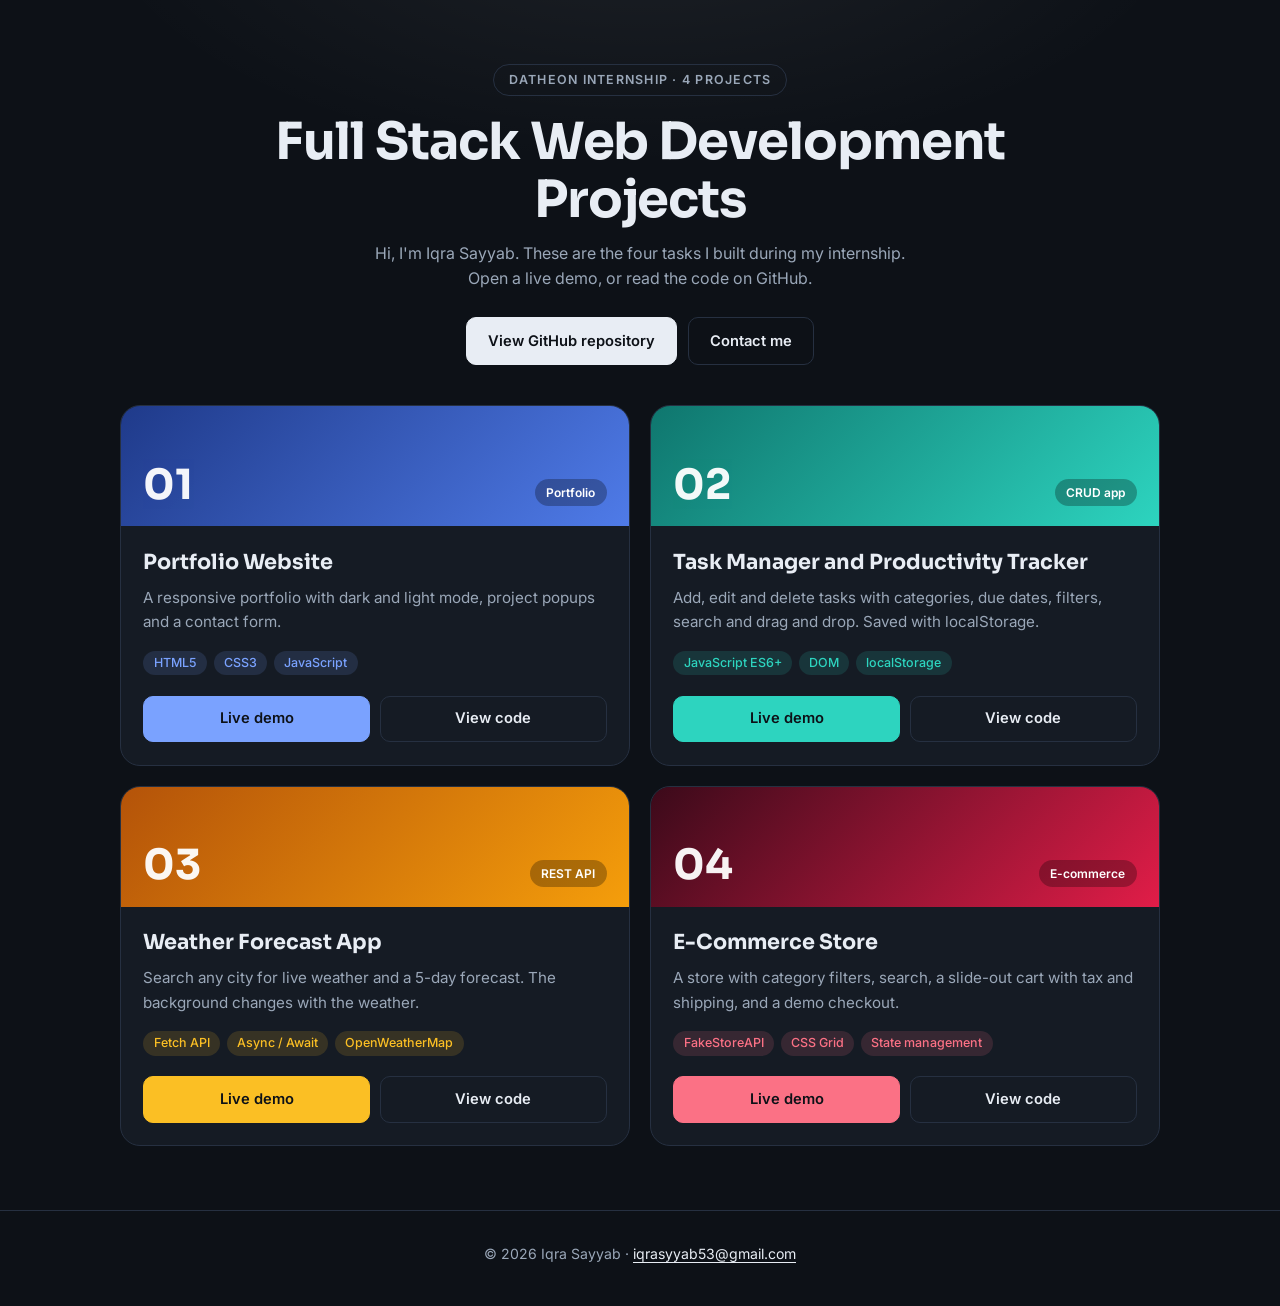
<file: index.html>
<!DOCTYPE html>
<html lang="en">
<head>
  <meta charset="UTF-8" />
  <meta name="viewport" content="width=device-width, initial-scale=1.0" />
  <title>Iqra Sayyab | Datheon Full Stack Internship Projects</title>
  <meta name="description" content="Four projects built during the Datheon Full Stack Web Development Internship: a portfolio, a task manager, a weather app and an e-commerce store." />
  <meta name="theme-color" content="#0d1117" />
  <link rel="icon" href="data:image/svg+xml,%3Csvg xmlns='http://www.w3.org/2000/svg' viewBox='0 0 64 64'%3E%3Crect width='64' height='64' rx='16' fill='%23111827'/%3E%3Ctext x='32' y='43' font-family='Arial,sans-serif' font-size='28' font-weight='700' text-anchor='middle' fill='white'%3EIS%3C/text%3E%3C/svg%3E" />
  <link rel="preconnect" href="https://fonts.googleapis.com" />
  <link rel="preconnect" href="https://fonts.gstatic.com" crossorigin />
  <link href="https://fonts.googleapis.com/css2?family=Inter:wght@400;500;600&family=Sora:wght@600;700&display=swap" rel="stylesheet" />
  <style>
    :root { --bg: #0d1117; --surface: #151b24; --border: #263041; --text: #e8edf4; --muted: #9aa7b8; --font-body: "Inter", system-ui, -apple-system, "Segoe UI", sans-serif; --font-head: "Sora", "Inter", system-ui, sans-serif; }
    *, *::before, *::after { box-sizing: border-box; }
    body { margin: 0; font-family: var(--font-body); color: var(--text); line-height: 1.6; background: radial-gradient(50rem 24rem at 50% -8%, rgba(255, 255, 255, .07), transparent 70%) no-repeat, var(--bg); }
    h1, h2, h3, p, ul { margin: 0; padding: 0; list-style: none; }
    a { color: inherit; text-decoration: none; }
    :focus-visible { outline: 3px solid #fff; outline-offset: 3px; border-radius: 8px; }
    .wrap { width: min(100% - 2.5rem, 1040px); margin-inline: auto; }

    header { padding: 4rem 0 2.5rem; text-align: center; }
    .eyebrow { display: inline-block; padding: .3rem .9rem; font-size: .78rem; font-weight: 600; letter-spacing: .1em; text-transform: uppercase; color: var(--muted); border: 1px solid var(--border); border-radius: 999px; }
    h1 { margin: 1.1rem auto .8rem; max-width: 20ch; font-family: var(--font-head); font-size: clamp(2rem, 5.5vw, 3.2rem); line-height: 1.12; letter-spacing: -.02em; }
    .lead { max-width: 56ch; margin: 0 auto; color: var(--muted); }
    .actions { display: flex; flex-wrap: wrap; justify-content: center; gap: .7rem; margin-top: 1.6rem; }
    .btn { display: inline-flex; align-items: center; justify-content: center; padding: .7rem 1.3rem; font-weight: 600; font-size: .92rem; border-radius: 10px; border: 1.5px solid var(--border); transition: transform .15s, border-color .2s, background-color .2s; }
    .btn:hover { transform: translateY(-1px); border-color: var(--text); }
    .btn-light { background: var(--text); color: var(--bg); border-color: var(--text); }

    .grid { display: grid; grid-template-columns: repeat(2, 1fr); gap: 1.25rem; padding-bottom: 4rem; }
    .card { display: flex; flex-direction: column; background: var(--surface); border: 1px solid var(--border); border-radius: 20px; overflow: hidden; transition: transform .25s, border-color .25s, box-shadow .25s; }
    .card:hover { transform: translateY(-4px); border-color: var(--accent); box-shadow: 0 18px 40px rgba(0, 0, 0, .35); }
    .banner { display: flex; align-items: flex-end; justify-content: space-between; padding: 1.25rem 1.4rem; min-height: 120px; color: #fff; background: var(--grad); }
    .banner b { font-family: var(--font-head); font-size: 2.6rem; line-height: 1; opacity: .95; }
    .banner span { padding: .25rem .7rem; font-size: .75rem; font-weight: 600; background: rgba(0, 0, 0, .28); border-radius: 999px; }
    .body { display: flex; flex-direction: column; flex: 1; gap: .7rem; padding: 1.4rem; }
    .body h2 { font-family: var(--font-head); font-size: 1.3rem; line-height: 1.25; }
    .body p { color: var(--muted); font-size: .95rem; }
    .tags { display: flex; flex-wrap: wrap; gap: .4rem; margin-top: auto; padding-top: .3rem; }
    .tags li { padding: .15rem .65rem; font-size: .78rem; font-weight: 500; color: var(--accent); background: color-mix(in srgb, var(--accent) 14%, transparent); border-radius: 999px; }
    .links { display: flex; gap: .6rem; margin-top: .6rem; }
    .links .btn { flex: 1; padding: .65rem 1rem; }
    .links .live { background: var(--accent); border-color: var(--accent); color: #0d1117; }
    .links .live:hover { filter: brightness(1.1); }

    .t1 { --accent: #7aa2ff; --grad: linear-gradient(135deg, #1f3a8a, #4f7be8); }
    .t2 { --accent: #2dd4bf; --grad: linear-gradient(135deg, #0f766e, #2dd4bf); }
    .t3 { --accent: #fbbf24; --grad: linear-gradient(135deg, #b45309, #f59e0b); }
    .t4 { --accent: #fb7185; --grad: linear-gradient(135deg, #3b0a1a, #e11d48); }

    footer { padding: 2rem 0 2.5rem; border-top: 1px solid var(--border); text-align: center; font-size: .88rem; color: var(--muted); }
    footer a { color: var(--text); text-decoration: underline; text-underline-offset: 3px; }
    @media (max-width: 700px) { .grid { grid-template-columns: 1fr; } header { padding-top: 3rem; } }
    @media (prefers-reduced-motion: reduce) { *, *::before, *::after { transition: none !important; } }
  </style>
</head>
<body>
  <header class="wrap">
    <span class="eyebrow">Datheon internship · 4 projects</span>
    <h1>Full Stack Web Development Projects</h1>
    <p class="lead">Hi, I'm Iqra Sayyab. These are the four tasks I built during my internship. Open a live demo, or read the code on GitHub.</p>
    <div class="actions">
      <a class="btn btn-light" href="https://github.com/Iqra-23/Datheon_Full_Stack_Web_Development_Internship" target="_blank" rel="noopener noreferrer">View GitHub repository</a>
      <a class="btn" href="mailto:iqrasyyab53@gmail.com">Contact me</a>
    </div>
  </header>

  <main class="wrap">
    <ul class="grid">
      <li class="card t1">
        <div class="banner"><b>01</b><span>Portfolio</span></div>
        <div class="body">
          <h2>Portfolio Website</h2>
          <p>A responsive portfolio with dark and light mode, project popups and a contact form.</p>
          <ul class="tags"><li>HTML5</li><li>CSS3</li><li>JavaScript</li></ul>
          <div class="links">
            <a class="btn live" href="Task-1-Portfolio/">Live demo</a>
            <a class="btn" href="https://github.com/Iqra-23/Datheon_Full_Stack_Web_Development_Internship/tree/main/Task-1-Portfolio" target="_blank" rel="noopener noreferrer">View code</a>
          </div>
        </div>
      </li>
      <li class="card t2">
        <div class="banner"><b>02</b><span>CRUD app</span></div>
        <div class="body">
          <h2>Task Manager and Productivity Tracker</h2>
          <p>Add, edit and delete tasks with categories, due dates, filters, search and drag and drop. Saved with localStorage.</p>
          <ul class="tags"><li>JavaScript ES6+</li><li>DOM</li><li>localStorage</li></ul>
          <div class="links">
            <a class="btn live" href="Task-2-Task-Manager/">Live demo</a>
            <a class="btn" href="https://github.com/Iqra-23/Datheon_Full_Stack_Web_Development_Internship/tree/main/Task-2-Task-Manager" target="_blank" rel="noopener noreferrer">View code</a>
          </div>
        </div>
      </li>
      <li class="card t3">
        <div class="banner"><b>03</b><span>REST API</span></div>
        <div class="body">
          <h2>Weather Forecast App</h2>
          <p>Search any city for live weather and a 5-day forecast. The background changes with the weather.</p>
          <ul class="tags"><li>Fetch API</li><li>Async / Await</li><li>OpenWeatherMap</li></ul>
          <div class="links">
            <a class="btn live" href="Task-3-Weather-App/">Live demo</a>
            <a class="btn" href="https://github.com/Iqra-23/Datheon_Full_Stack_Web_Development_Internship/tree/main/Task-3-Weather-App" target="_blank" rel="noopener noreferrer">View code</a>
          </div>
        </div>
      </li>
      <li class="card t4">
        <div class="banner"><b>04</b><span>E-commerce</span></div>
        <div class="body">
          <h2>E-Commerce Store</h2>
          <p>A store with category filters, search, a slide-out cart with tax and shipping, and a demo checkout.</p>
          <ul class="tags"><li>FakeStoreAPI</li><li>CSS Grid</li><li>State management</li></ul>
          <div class="links">
            <a class="btn live" href="Task-4-Ecommerce-Store/">Live demo</a>
            <a class="btn" href="https://github.com/Iqra-23/Datheon_Full_Stack_Web_Development_Internship/tree/main/Task-4-Ecommerce-Store" target="_blank" rel="noopener noreferrer">View code</a>
          </div>
        </div>
      </li>
    </ul>
  </main>

  <footer>
    <div class="wrap">&copy; <span id="year"></span> Iqra Sayyab · <a href="mailto:iqrasyyab53@gmail.com">iqrasyyab53@gmail.com</a></div>
  </footer>
  <script>document.getElementById("year").textContent = new Date().getFullYear();</script>
</body>
</html>
</file>
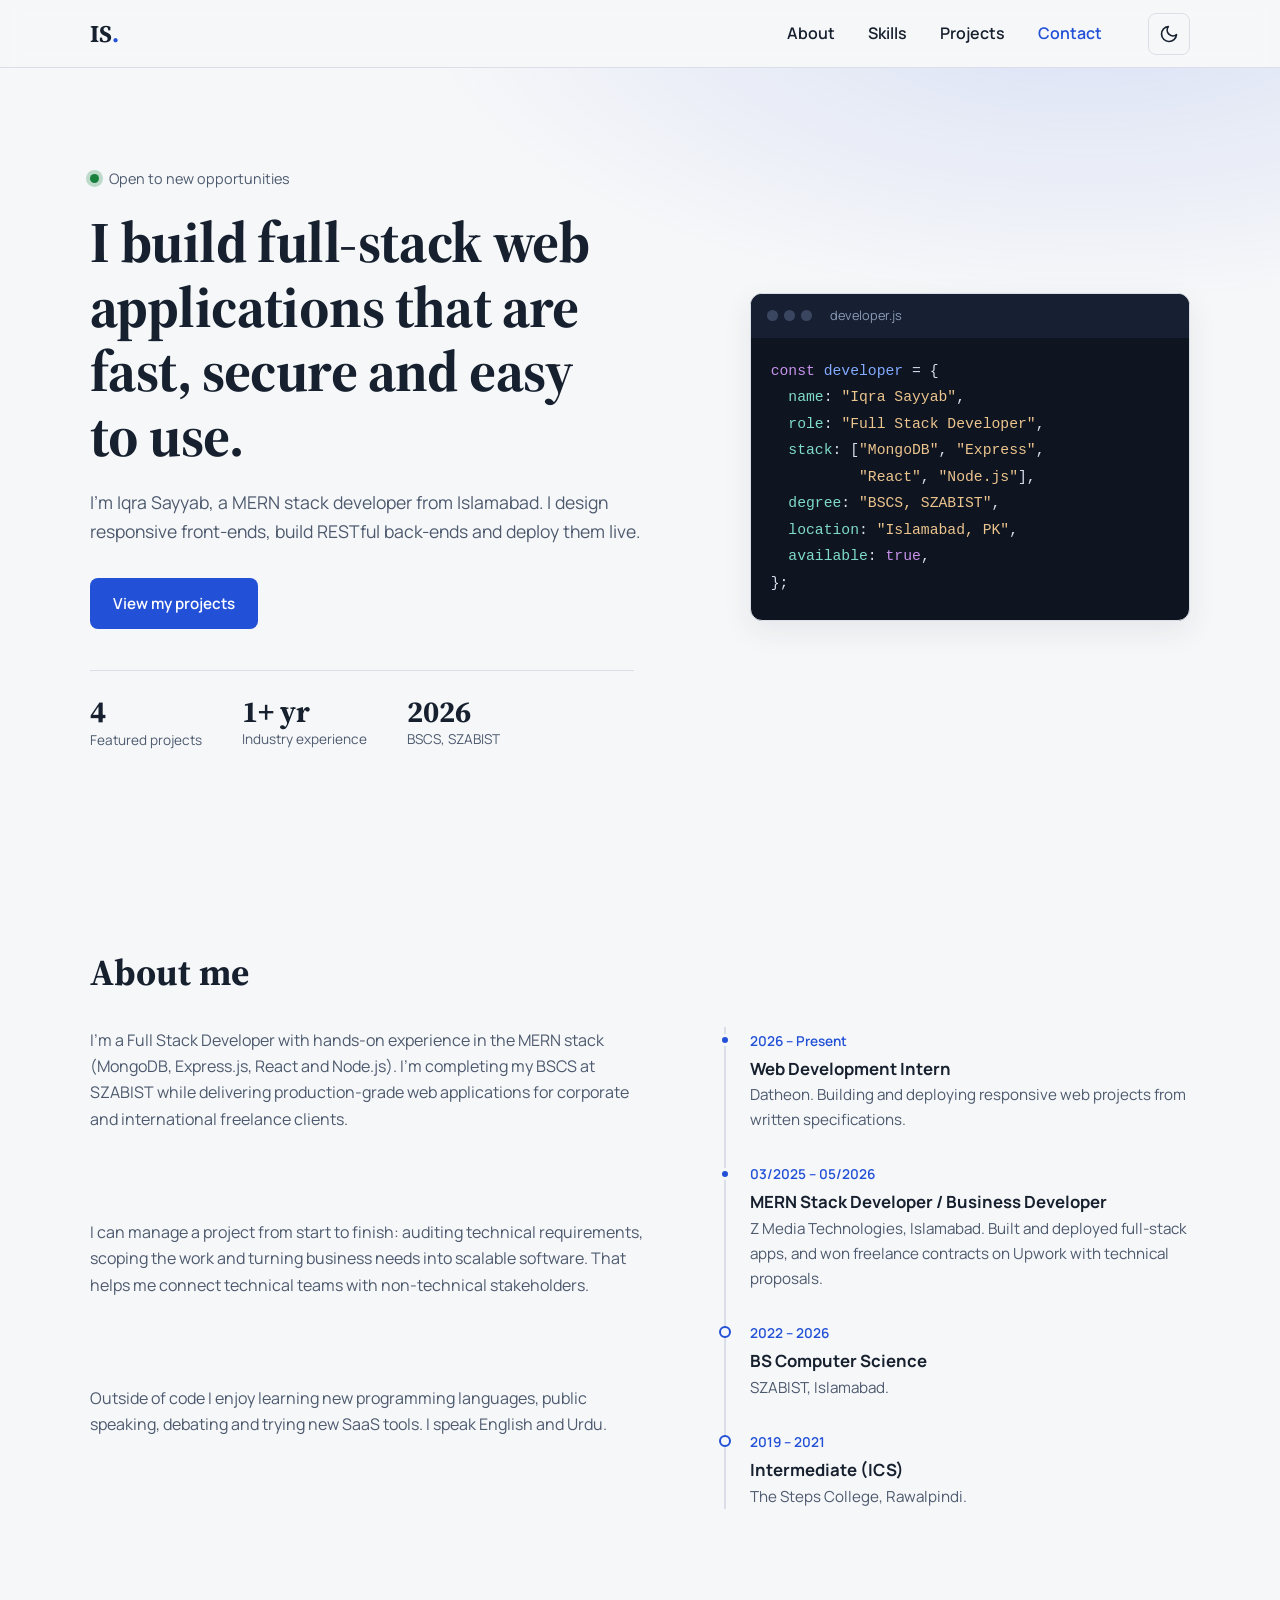
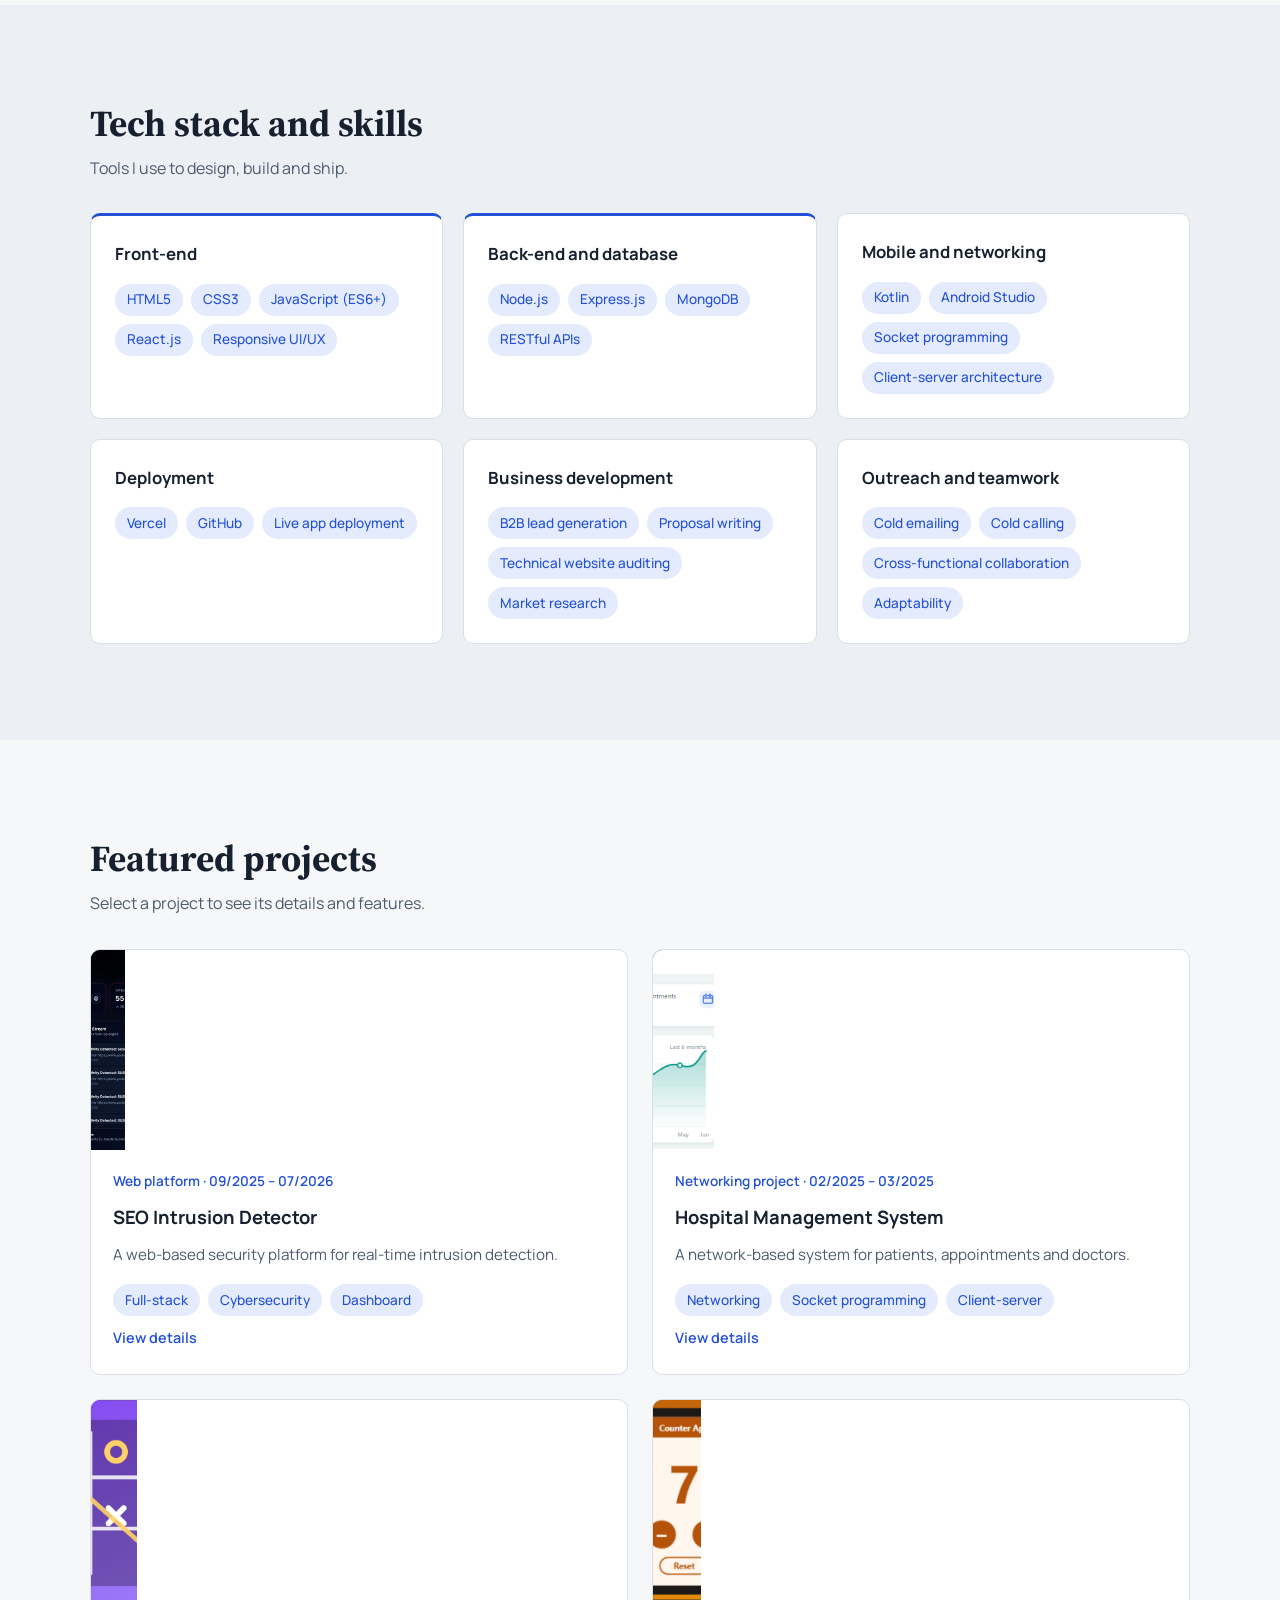
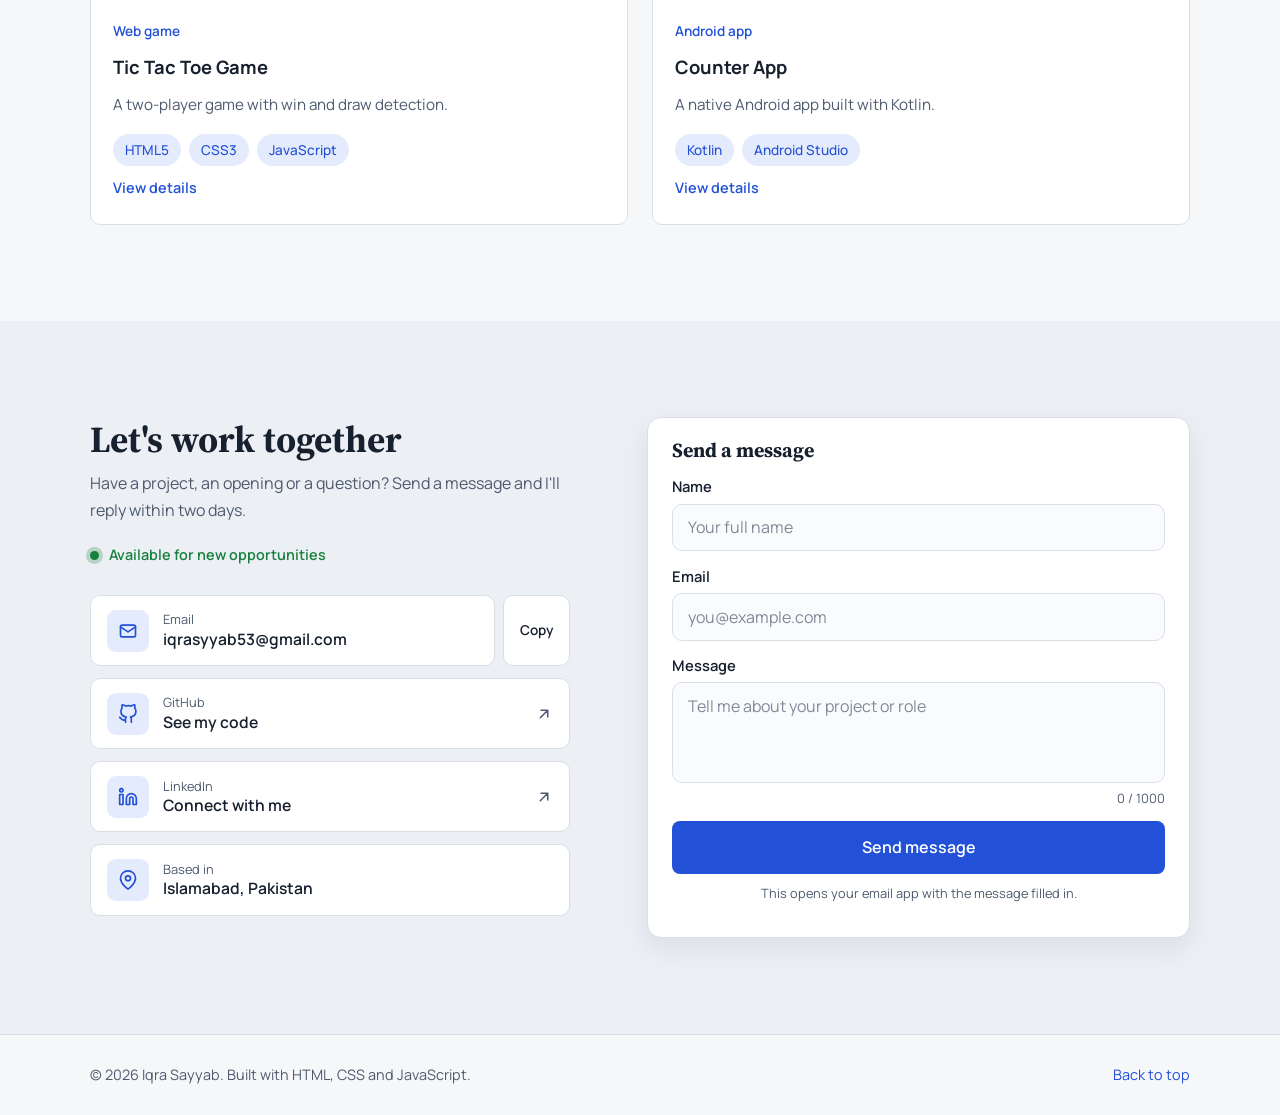
<file: Task-1-Portfolio/index.html>
<!DOCTYPE html>
<html lang="en">
<head>
  <meta charset="UTF-8" />
  <meta name="viewport" content="width=device-width, initial-scale=1.0" />
  <title>Iqra Sayyab | Full Stack Developer (MERN)</title>
  <meta name="description" content="Iqra Sayyab is a MERN stack developer from Islamabad who builds fast, secure, production-ready web applications." />
  <meta name="theme-color" content="#2250d6" />
  <!-- Social preview: replace the URL after you deploy -->
  <meta property="og:type" content="website" />
  <meta property="og:title" content="Iqra Sayyab | Full Stack Developer" />
  <meta property="og:description" content="MERN stack developer building fast, secure, easy-to-use web applications." />
  <meta property="og:url" content="https://YOUR-USERNAME.github.io/portfolio/" />
  <link rel="icon" href="data:image/svg+xml,%3Csvg xmlns='http://www.w3.org/2000/svg' viewBox='0 0 64 64'%3E%3Crect width='64' height='64' rx='14' fill='%232250d6'/%3E%3Ctext x='32' y='43' font-family='Georgia,serif' font-size='30' font-weight='700' text-anchor='middle' fill='white'%3EIS%3C/text%3E%3C/svg%3E" />
  <script type="application/ld+json">
  {"@context":"https://schema.org","@type":"Person","name":"Iqra Sayyab","jobTitle":"Full Stack Developer","email":"mailto:iqrasyyab53@gmail.com","address":{"@type":"PostalAddress","addressLocality":"Islamabad","addressCountry":"PK"},"alumniOf":"SZABIST"}
  </script>

  <script>
    (function () {
      try {
        var saved = localStorage.getItem("theme");
        var prefersDark = window.matchMedia("(prefers-color-scheme: dark)").matches;
        document.documentElement.setAttribute("data-theme", saved || (prefersDark ? "dark" : "light"));
      } catch (e) { document.documentElement.setAttribute("data-theme", "light"); }
    })();
  </script>

  <link rel="preconnect" href="https://fonts.googleapis.com" />
  <link rel="preconnect" href="https://fonts.gstatic.com" crossorigin />
  <link href="https://fonts.googleapis.com/css2?family=Manrope:wght@400;500;600;700&family=Source+Serif+4:opsz,wght@8..60,500;8..60,600;8..60,700&display=swap" rel="stylesheet" />
  <link rel="stylesheet" href="css/style.css" />
</head>
<body>
  <a class="skip-link" href="#main">Skip to content</a>
  <div class="progress" id="progress" aria-hidden="true"></div>

  <header class="site-header" id="top">
    <div class="container header-inner">
      <a href="#top" class="brand" aria-label="Go to top">IS<span class="brand-dot">.</span></a>

      <nav class="nav" id="nav" aria-label="Main navigation">
        <ul class="nav-list">
          <li><a href="#about" class="nav-link">About</a></li>
          <li><a href="#skills" class="nav-link">Skills</a></li>
          <li><a href="#projects" class="nav-link">Projects</a></li>
          <li><a href="#contact" class="nav-link">Contact</a></li>
        </ul>
      </nav>

      <div class="header-actions">
        <button class="icon-btn" id="themeToggle" type="button" aria-label="Switch to dark theme">
          <svg class="icon icon-moon" viewBox="0 0 24 24" aria-hidden="true"><path d="M21 12.8A9 9 0 1 1 11.2 3a7 7 0 0 0 9.8 9.8z"/></svg>
          <svg class="icon icon-sun" viewBox="0 0 24 24" aria-hidden="true"><circle cx="12" cy="12" r="4"/><path d="M12 2v2M12 20v2M4.9 4.9l1.4 1.4M17.7 17.7l1.4 1.4M2 12h2M20 12h2M4.9 19.1l1.4-1.4M17.7 6.3l1.4-1.4"/></svg>
        </button>
        <button class="icon-btn menu-btn" id="menuToggle" type="button" aria-label="Open menu" aria-expanded="false" aria-controls="nav">
          <span class="bar"></span><span class="bar"></span><span class="bar"></span>
        </button>
      </div>
    </div>
  </header>

  <main id="main">
    <!-- HERO -->
    <section class="hero" aria-labelledby="hero-title">
      <div class="container hero-grid">
        <div class="hero-copy">
          <p class="hero-status"><span class="status-dot" aria-hidden="true"></span> Open to new opportunities</p>
          <h1 id="hero-title">I build full-stack web applications that are fast, secure and easy to use.</h1>
          <p class="hero-lead">
            I'm Iqra Sayyab, a MERN stack developer from Islamabad. I design
            responsive front-ends, build RESTful back-ends and deploy them live.
          </p>
          <div class="hero-cta">
            <a href="#projects" class="btn btn-primary">View my projects</a>
          
          </div>
          <dl class="stats">
            <div><dt>Featured projects</dt><dd>4</dd></div>
            <div><dt>Industry experience</dt><dd>1+ yr</dd></div>
            <div><dt>BSCS, SZABIST</dt><dd>2026</dd></div>
          </dl>
        </div>

        <div class="code-card" aria-hidden="true">
          <div class="code-card-bar">
            <span></span><span></span><span></span>
            <small>developer.js</small>
          </div>
<pre><code><span class="c-k">const</span> <span class="c-v">developer</span> = {
  <span class="c-p">name</span>: <span class="c-s">"Iqra Sayyab"</span>,
  <span class="c-p">role</span>: <span class="c-s">"Full Stack Developer"</span>,
  <span class="c-p">stack</span>: [<span class="c-s">"MongoDB"</span>, <span class="c-s">"Express"</span>,
          <span class="c-s">"React"</span>, <span class="c-s">"Node.js"</span>],
  <span class="c-p">degree</span>: <span class="c-s">"BSCS, SZABIST"</span>,
  <span class="c-p">location</span>: <span class="c-s">"Islamabad, PK"</span>,
  <span class="c-p">available</span>: <span class="c-k">true</span>,
};</code></pre>
        </div>
      </div>
    </section>

    <!-- ABOUT -->
    <section class="section" id="about" aria-labelledby="about-title">
      <div class="container">
        <h2 class="section-title" id="about-title">About me</h2>
        <div class="about-grid">
          <div class="about-text">
            <p>
              I'm a Full Stack Developer with hands-on experience in the MERN stack
              (MongoDB, Express.js, React and Node.js). I'm completing my BSCS at
              SZABIST while delivering production-grade web applications for
              corporate and international freelance clients.
            </p>
            <p>
              I can manage a project from start to finish: auditing technical
              requirements, scoping the work and turning business needs into
              scalable software. That helps me connect technical teams with
              non-technical stakeholders.
            </p>
            <p>
              Outside of code I enjoy learning new programming languages, public
              speaking, debating and trying new SaaS tools. I speak English and Urdu.
            </p>
          </div>

          <ol class="timeline" aria-label="Experience and education">
            <li class="timeline-item">
              <span class="timeline-date">2026 – Present</span>
              <h3>Web Development Intern</h3>
              <p>Datheon. Building and deploying responsive web projects from written specifications.</p>
            </li>
            <li class="timeline-item">
              <span class="timeline-date">03/2025 – 05/2026</span>
              <h3>MERN Stack Developer / Business Developer</h3>
              <p>Z Media Technologies, Islamabad. Built and deployed full-stack apps, and won freelance contracts on Upwork with technical proposals.</p>
            </li>
            <li class="timeline-item is-edu">
              <span class="timeline-date">2022 – 2026</span>
              <h3>BS Computer Science</h3>
              <p>SZABIST, Islamabad.</p>
            </li>
            <li class="timeline-item is-edu">
              <span class="timeline-date">2019 – 2021</span>
              <h3>Intermediate (ICS)</h3>
              <p>The Steps College, Rawalpindi.</p>
            </li>
          </ol>
        </div>
      </div>
    </section>

    <!-- SKILLS -->
    <section class="section section-alt" id="skills" aria-labelledby="skills-title">
      <div class="container">
        <h2 class="section-title" id="skills-title">Tech stack and skills</h2>
        <p class="section-sub">Tools I use to design, build and ship.</p>

        <div class="skills-grid">
          <article class="skill-card skill-main">
            <h3>Front-end</h3>
            <ul class="chips">
              <li>HTML5</li><li>CSS3</li><li>JavaScript (ES6+)</li><li>React.js</li><li>Responsive UI/UX</li>
            </ul>
          </article>
          <article class="skill-card skill-main">
            <h3>Back-end and database</h3>
            <ul class="chips">
              <li>Node.js</li><li>Express.js</li><li>MongoDB</li><li>RESTful APIs</li>
            </ul>
          </article>
          <article class="skill-card">
            <h3>Mobile and networking</h3>
            <ul class="chips">
              <li>Kotlin</li><li>Android Studio</li><li>Socket programming</li><li>Client-server architecture</li>
            </ul>
          </article>
          <article class="skill-card">
            <h3>Deployment</h3>
            <ul class="chips">
              <li>Vercel</li><li>GitHub</li><li>Live app deployment</li>
            </ul>
          </article>
          <article class="skill-card">
            <h3>Business development</h3>
            <ul class="chips">
              <li>B2B lead generation</li><li>Proposal writing</li><li>Technical website auditing</li><li>Market research</li>
            </ul>
          </article>
          <article class="skill-card">
            <h3>Outreach and teamwork</h3>
            <ul class="chips">
              <li>Cold emailing</li><li>Cold calling</li><li>Cross-functional collaboration</li><li>Adaptability</li>
            </ul>
          </article>
        </div>
      </div>
    </section>

    <!-- PROJECTS -->
    <section class="section" id="projects" aria-labelledby="projects-title">
      <div class="container">
        <h2 class="section-title" id="projects-title">Featured projects</h2>
        <p class="section-sub">Select a project to see its details and features.</p>
        <div class="projects-grid" id="projectsGrid"></div>
        <noscript><p class="section-sub">Please enable JavaScript to view the project list.</p></noscript>
      </div>
    </section>

    <!-- CONTACT -->
    <section class="section section-alt" id="contact" aria-labelledby="contact-title">
      <div class="container contact-grid">
        <div class="contact-intro">
          <h2 class="section-title" id="contact-title">Let's work together</h2>
          <p class="section-sub">
            Have a project, an opening or a question? Send a message and I'll
            reply within two days.
          </p>
          <p class="availability"><span class="status-dot" aria-hidden="true"></span> Available for new opportunities</p>

          <ul class="contact-list">
            <li class="contact-row">
              <a class="contact-card" href="mailto:iqrasyyab53@gmail.com">
                <span class="contact-icon"><svg class="icon" viewBox="0 0 24 24" aria-hidden="true"><rect x="3" y="5" width="18" height="14" rx="2"/><path d="m3 7 9 6 9-6"/></svg></span>
                <span class="contact-text"><small>Email</small><strong>iqrasyyab53@gmail.com</strong></span>
              </a>
              <button class="copy-btn" id="copyEmail" type="button" aria-label="Copy email address">Copy</button>
            </li>
            <li>
              <a class="contact-card" href="https://github.com/Iqra-23" target="_blank" rel="noopener noreferrer">
                <span class="contact-icon"><svg class="icon" viewBox="0 0 24 24" aria-hidden="true"><path d="M9 19c-5 1.5-5-2.5-7-3m14 6v-3.87a3.37 3.37 0 0 0-.94-2.61c3.14-.35 6.44-1.54 6.44-7A5.44 5.44 0 0 0 20 4.77 5.07 5.07 0 0 0 19.91 1S18.73.65 16 2.48a13.38 13.38 0 0 0-7 0C6.27.65 5.09 1 5.09 1A5.07 5.07 0 0 0 5 4.77a5.44 5.44 0 0 0-1.5 3.78c0 5.42 3.3 6.61 6.44 7A3.37 3.37 0 0 0 9 18.13V22"/></svg></span>
                <span class="contact-text"><small>GitHub</small><strong>See my code</strong></span>
                <svg class="icon contact-arrow" viewBox="0 0 24 24" aria-hidden="true"><path d="M7 17 17 7M8 7h9v9"/></svg>
              </a>
            </li>
            <li>
              <a class="contact-card" href="https://www.linkedin.com/in/iqra-sayyab-3b62b9363" target="_blank" rel="noopener noreferrer">
                <span class="contact-icon"><svg class="icon" viewBox="0 0 24 24" aria-hidden="true"><path d="M16 8a6 6 0 0 1 6 6v7h-4v-7a2 2 0 0 0-2-2 2 2 0 0 0-2 2v7h-4v-7a6 6 0 0 1 6-6zM2 9h4v12H2z"/><circle cx="4" cy="4" r="2"/></svg></span>
                <span class="contact-text"><small>LinkedIn</small><strong>Connect with me</strong></span>
                <svg class="icon contact-arrow" viewBox="0 0 24 24" aria-hidden="true"><path d="M7 17 17 7M8 7h9v9"/></svg>
              </a>
            </li>
            <li>
              <div class="contact-card is-static">
                <span class="contact-icon"><svg class="icon" viewBox="0 0 24 24" aria-hidden="true"><path d="M21 10c0 7-9 13-9 13S3 17 3 10a9 9 0 0 1 18 0z"/><circle cx="12" cy="10" r="3"/></svg></span>
                <span class="contact-text"><small>Based in</small><strong>Islamabad, Pakistan</strong></span>
              </div>
            </li>
          </ul>
        </div>

        <form class="contact-form" id="contactForm" novalidate>
          <h3 class="form-title">Send a message</h3>
          <div class="field">
            <label for="name">Name</label>
            <input type="text" id="name" name="name" autocomplete="name" placeholder="Your full name" required />
            <p class="error" id="nameError" role="alert"></p>
          </div>
          <div class="field">
            <label for="email">Email</label>
            <input type="email" id="email" name="email" autocomplete="email" placeholder="you@example.com" required />
            <p class="error" id="emailError" role="alert"></p>
          </div>
          <div class="field field-grow">
            <label for="message">Message</label>
            <textarea id="message" name="message" rows="3" maxlength="1000" placeholder="Tell me about your project or role" required></textarea>
            <div class="field-foot">
              <p class="error" id="messageError" role="alert"></p>
              <span class="counter" id="msgCount" aria-hidden="true">0 / 1000</span>
            </div>
          </div>
          <button type="submit" class="btn btn-primary btn-block">Send message</button>
          <p class="form-hint">This opens your email app with the message filled in.</p>
          <p class="form-note" id="formNote" aria-live="polite"></p>
        </form>
      </div>
    </section>
  </main>

  <footer class="site-footer">
    <div class="container footer-inner">
      <p>&copy; <span id="year"></span> Iqra Sayyab. Built with HTML, CSS and JavaScript.</p>
      <a href="#top">Back to top</a>
    </div>
  </footer>

  <!-- PROJECT MODAL -->
  <dialog class="modal" id="projectModal" aria-labelledby="modalTitle">
    <div class="modal-inner">
      <button class="modal-close" id="modalClose" type="button" aria-label="Close project details">&times;</button>
      <div class="modal-thumb" id="modalThumb" aria-hidden="true"></div>
      <p class="modal-meta" id="modalMeta"></p>
      <h3 id="modalTitle"></h3>
      <p id="modalDesc"></p>
      <h4>Key features</h4>
      <ul id="modalFeatures" class="modal-features"></ul>
      <ul id="modalTags" class="chips"></ul>
      <div class="modal-actions">
        <a id="modalLive" class="btn btn-primary" target="_blank" rel="noopener noreferrer">View live site</a>
        <a id="modalRepo" class="btn btn-ghost" target="_blank" rel="noopener noreferrer">Source code</a>
        <button class="btn btn-ghost" id="modalNext" type="button">Next project</button>
      </div>
    </div>
  </dialog>

  <script src="js/script.js"></script>
</body>
</html>
</file>
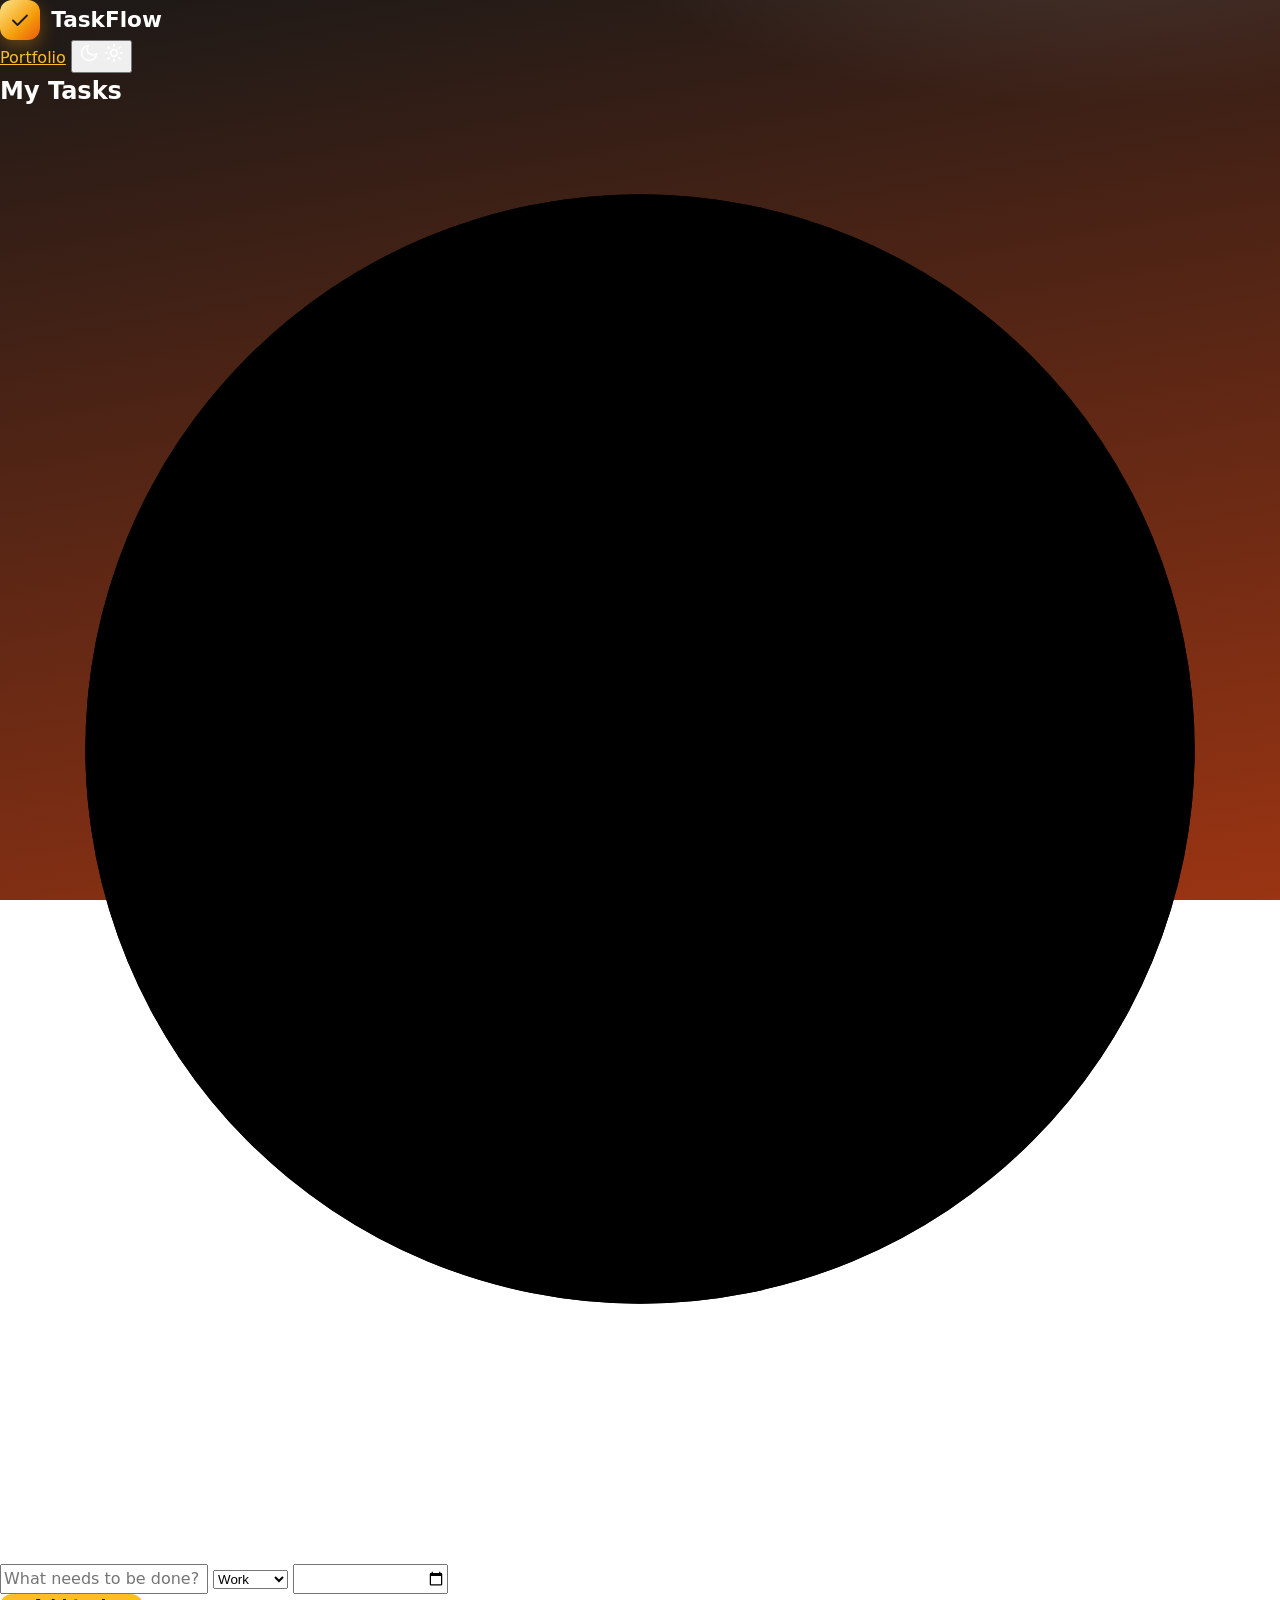
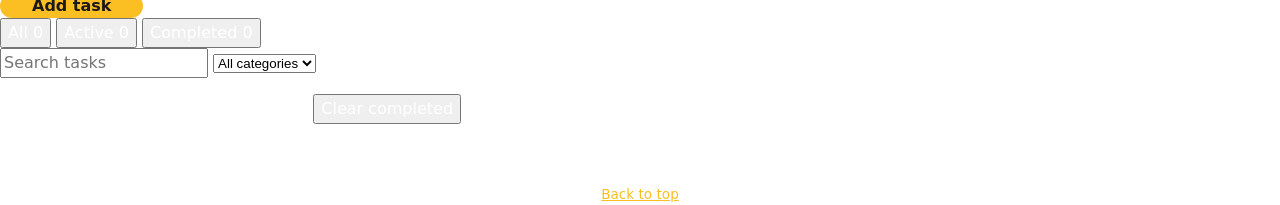
<file: Task-2-Task-Manager/index.html>
<!DOCTYPE html>
<html lang="en">
<head>
  <meta charset="UTF-8" />
  <meta name="viewport" content="width=device-width, initial-scale=1.0" />
  <title>Task Manager | Iqra Sayyab</title>
  <meta name="description" content="A task manager and productivity tracker with categories, due dates, filters, search and drag-and-drop. Data is saved in the browser with localStorage." />
  <link rel="icon" href="data:image/svg+xml,%3Csvg xmlns='http://www.w3.org/2000/svg' viewBox='0 0 64 64'%3E%3Crect width='64' height='64' rx='14' fill='%230f766e'/%3E%3Cpath d='M18 33l10 10 18-20' fill='none' stroke='white' stroke-width='7' stroke-linecap='round' stroke-linejoin='round'/%3E%3C/svg%3E" />
  <script>
    (function () {
      try {
        var saved = localStorage.getItem("theme");
        var dark = window.matchMedia("(prefers-color-scheme: dark)").matches;
        document.documentElement.setAttribute("data-theme", saved || (dark ? "dark" : "light"));
      } catch (e) { document.documentElement.setAttribute("data-theme", "light"); }
    })();
  </script>
  <link rel="preconnect" href="https://fonts.googleapis.com" />
  <link rel="preconnect" href="https://fonts.gstatic.com" crossorigin />
  <link href="https://fonts.googleapis.com/css2?family=Manrope:wght@400;500;600;700&family=Source+Serif+4:opsz,wght@8..60,600;8..60,700&display=swap" rel="stylesheet" />
  <link rel="stylesheet" href="css/style.css" />
</head>
<body>
  <header class="site-header" id="top">
    <div class="container header-inner">
      <a href="#top" class="brand" aria-label="TaskFlow home"><span class="brand-logo"><svg class="icon" viewBox="0 0 24 24" aria-hidden="true"><path d="M5 12.5l4.5 4.5L19 7.5"/></svg></span>TaskFlow</a>
      <div class="header-actions">
        <a class="header-link" href="../Task-1-Portfolio/index.html">Portfolio</a>
        <button class="icon-btn" id="themeToggle" type="button" aria-label="Switch to dark theme">
        <svg class="icon icon-moon" viewBox="0 0 24 24" aria-hidden="true"><path d="M21 12.8A9 9 0 1 1 11.2 3a7 7 0 0 0 9.8 9.8z"/></svg>
        <svg class="icon icon-sun" viewBox="0 0 24 24" aria-hidden="true"><circle cx="12" cy="12" r="4"/><path d="M12 2v2M12 20v2M4.9 4.9l1.4 1.4M17.7 17.7l1.4 1.4M2 12h2M20 12h2M4.9 19.1l1.4-1.4M17.7 6.3l1.4-1.4"/></svg>
      </button>
      </div>
    </div>
  </header>

  <main class="app">
    <section class="page-head">
      <p class="eyebrow" id="todayLabel"></p>
      <h1>My Tasks</h1>
    </section>

    <section class="card summary" aria-label="Summary">
      <div class="ring-wrap" role="progressbar" aria-label="Completed tasks" aria-valuemin="0" aria-valuemax="100" aria-valuenow="0" id="progressBar">
        <svg class="ring" viewBox="0 0 120 120" aria-hidden="true">
          <circle class="ring-bg" cx="60" cy="60" r="52"/>
          <circle class="ring-fill" id="progressFill" cx="60" cy="60" r="52"/>
        </svg>
        <div class="ring-text"><strong id="progressPct">0%</strong><span>done</span></div>
      </div>
      <div class="summary-info">
        <p class="summary-title" id="progressText">No tasks yet</p>
        <p class="summary-sub">Your progress across all tasks</p>
        <div class="stat-row">
          <div class="stat-item"><span>Total</span><strong id="statTotal">0</strong></div>
          <div class="stat-item"><span>Active</span><strong id="statActive">0</strong></div>
          <div class="stat-item"><span>Completed</span><strong id="statDone">0</strong></div>
          <div class="stat-item warn"><span>Overdue</span><strong id="statOverdue">0</strong></div>
        </div>
      </div>
    </section>

    <form class="card task-form" id="taskForm" novalidate>
      <input type="text" id="taskTitle" maxlength="120" placeholder="What needs to be done?" aria-label="Task title" autocomplete="off" />
      <select id="taskCategory" aria-label="Category">
        <option>Work</option><option>Personal</option><option>Study</option>
      </select>
      <input type="date" id="taskDue" aria-label="Due date" />
      <div class="form-btns">
        <button type="submit" class="btn btn-primary" id="submitBtn">Add task</button>
        <button type="button" class="btn btn-ghost" id="cancelEdit" hidden>Cancel</button>
      </div>
      <p class="form-error" id="formError" role="alert"></p>
    </form>

    <section class="toolbar" aria-label="Filters">
      <div class="tabs">
        <button class="tab" type="button" data-filter="all" aria-pressed="true">All <span id="countAll">0</span></button>
        <button class="tab" type="button" data-filter="active" aria-pressed="false">Active <span id="countActive">0</span></button>
        <button class="tab" type="button" data-filter="completed" aria-pressed="false">Completed <span id="countDone">0</span></button>
      </div>
      <input type="search" id="search" placeholder="Search tasks" aria-label="Search tasks" />
      <select id="categoryFilter" aria-label="Filter by category">
        <option value="all">All categories</option><option>Work</option><option>Personal</option><option>Study</option>
      </select>
    </section>

    <ul class="task-list" id="taskList" aria-live="polite"></ul>
    <p class="empty" id="emptyState" hidden></p>

    <footer class="list-foot">
      <span id="leftCount">0 tasks left</span>
      <span class="hint">Drag the handle to reorder</span>
      <button class="link-btn" id="clearCompleted" type="button">Clear completed</button>
    </footer>
  </main>

  <footer class="site-footer">
    <div class="container footer-inner">
      <p>&copy; <span id="year"></span> Iqra Sayyab. Task 2 of the Datheon Full Stack internship.</p>
      <a href="#top">Back to top</a>
    </div>
  </footer>

  <script src="js/script.js"></script>
</body>
</html>
</file>
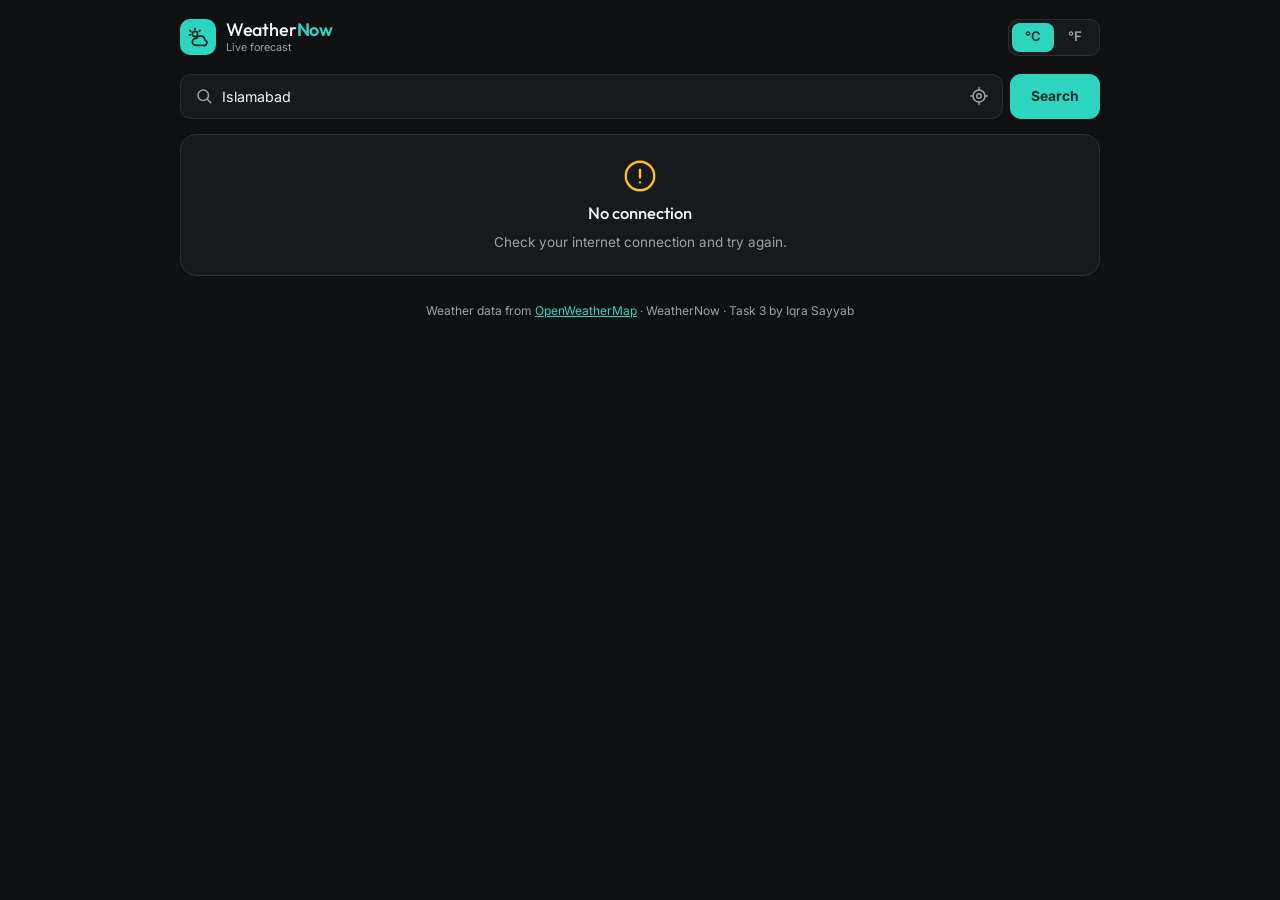
<file: Task-3-Weather-App/index.html>
<!DOCTYPE html>
<html lang="en">
<head>
  <meta charset="UTF-8" />
  <meta name="viewport" content="width=device-width, initial-scale=1.0" />
  <title>WeatherNow | Live Weather Forecast</title>
  <meta name="description" content="Search any city for live weather, humidity, wind, pressure and a 5-day forecast. Built with the Fetch API and OpenWeatherMap." />
  <meta name="theme-color" content="#1c1917" />
  <link rel="icon" href="data:image/svg+xml,%3Csvg xmlns='http://www.w3.org/2000/svg' viewBox='0 0 64 64'%3E%3Crect width='64' height='64' rx='16' fill='%23f59e0b'/%3E%3Ccircle cx='32' cy='32' r='11' fill='%231c1917'/%3E%3C/svg%3E" />
  <link rel="preconnect" href="https://fonts.googleapis.com" />
  <link rel="preconnect" href="https://fonts.gstatic.com" crossorigin />
  <link href="https://fonts.googleapis.com/css2?family=Inter:wght@400;500;600;700&family=Outfit:wght@300;500;600&display=swap" rel="stylesheet" />
  <link rel="stylesheet" href="css/style.css" />
</head>
<body data-sky="ember">
  <div class="page">
    <header class="topbar">
      <a class="brand" href="#" aria-label="WeatherNow home">
        <span class="brand-logo"><svg class="icon" viewBox="0 0 24 24" aria-hidden="true"><circle cx="8" cy="8" r="3"/><path d="M8 1.5V3M2.2 4l1.1 1.1M1.5 9H3M13.8 4l-1.1 1.1"/><path d="M17.5 21H9a4 4 0 1 1 .9-7.9A5 5 0 0 1 19.4 15 3 3 0 0 1 17.5 21z"/></svg></span>
        <span class="brand-text"><span class="brand-name">Weather<b>Now</b></span><small>Live forecast</small></span>
      </a>
      <div class="unit-toggle" role="group" aria-label="Temperature unit">
        <button type="button" data-unit="metric" aria-pressed="true">°C</button>
        <button type="button" data-unit="imperial" aria-pressed="false">°F</button>
      </div>
    </header>

    <form class="search" id="searchForm" role="search" novalidate>
      <div class="search-box glass">
        <svg class="icon" viewBox="0 0 24 24" aria-hidden="true"><circle cx="11" cy="11" r="7"/><path d="M21 21l-4.3-4.3"/></svg>
        <input type="search" id="cityInput" placeholder="Search city, e.g. Lahore or London" aria-label="City name" autocomplete="off" maxlength="60" />
        <button type="button" class="locate" id="locateBtn" aria-label="Use my location" title="Use my location">
          <svg class="icon" viewBox="0 0 24 24" aria-hidden="true"><circle cx="12" cy="12" r="3"/><circle cx="12" cy="12" r="8"/><path d="M12 1v3M12 20v3M1 12h3M20 12h3"/></svg>
        </button>
      </div>
      <button class="btn" type="submit">Search</button>
    </form>
    <p class="form-error" id="formError" role="alert"></p>
    <div class="recent" id="recent" hidden></div>

    <section class="status glass" id="status" aria-live="polite" hidden></section>

    <div id="weather" hidden>
      <div class="dashboard">
      <section class="current glass" aria-label="Current weather">
        <div class="current-main">
          <h1 class="place"><span id="cityName"></span><small id="countryName"></small></h1>
          <p class="local-time" id="localTime"></p>
          <div class="temp-row"><span class="temp" id="temp">--</span><span class="temp-unit" id="tempUnit">°C</span></div>
          <p class="cond" id="condition"></p>
          <p class="hilo" id="hiLo"></p>
        </div>
        <div class="current-icon" id="currentIcon"></div>
      </section>

      <section class="metrics" id="metrics" aria-label="Weather details"></section>
      </div>

      <section class="hourly" aria-labelledby="hourlyTitle">
        <h2 id="hourlyTitle">Next 24 hours</h2>
        <div class="hourly-list glass" id="hourlyList"></div>
      </section>

      <section class="forecast" aria-labelledby="forecastTitle">
        <h2 id="forecastTitle">5-day forecast</h2>
        <div class="forecast-list" id="forecastList"></div>
      </section>
    </div>

    <footer class="site-footer">Weather data from <a href="https://openweathermap.org" target="_blank" rel="noopener noreferrer">OpenWeatherMap</a> · WeatherNow · Task 3 by Iqra Sayyab</footer>
  </div>

  <script src="js/config.js"></script>
  <script src="js/script.js"></script>
</body>
</html>
</file>
<file: Task-1-Portfolio/css/style.css>
:root {
  --font-body: "Manrope", system-ui, -apple-system, "Segoe UI", sans-serif;
  --font-head: "Source Serif 4", Georgia, "Times New Roman", serif;

  --bg: #f6f7f9;
  --bg-alt: #eceff4;
  --surface: #ffffff;
  --text: #16202e;
  --text-muted: #4d5a6e;
  --border: #d9dee7;
  --accent: #2250d6;
  --accent-hover: #1a3fae;
  --accent-contrast: #ffffff;
  --accent-soft: #e4ebfc;
  --success: #17803d;
  --danger: #c0262d;
  --shadow: 0 10px 30px rgba(22, 32, 46, 0.08);

  --header-h: 68px;
  --radius: 10px;
  --maxw: 1100px;
}

[data-theme="dark"] {
  --bg: #0f1620;
  --bg-alt: #131c28;
  --surface: #182231;
  --text: #e8edf5;
  --text-muted: #a3b0c3;
  --border: #263347;
  --accent: #7ba2ff;
  --accent-hover: #a0bbff;
  --accent-contrast: #0b1220;
  --accent-soft: #1d2b46;
  --success: #4cc27a;
  --danger: #ff7b80;
  --shadow: 0 10px 30px rgba(0, 0, 0, 0.35);
}

*, *::before, *::after { box-sizing: border-box; }
html { scroll-behavior: smooth; scroll-padding-top: var(--header-h); -webkit-text-size-adjust: 100%; }
body {
  margin: 0; font-family: var(--font-body); font-size: 1rem; line-height: 1.65;
  color: var(--text); background: var(--bg);
  transition: background-color .25s ease, color .25s ease;
}
img, svg { display: block; max-width: 100%; }
ul, ol, dl, dd { margin: 0; padding: 0; list-style: none; }
h1, h2, h3, h4, p { margin: 0; }
a { color: var(--accent); text-decoration: none; }
a:hover { color: var(--accent-hover); }
button { font: inherit; color: inherit; cursor: pointer; }
:focus-visible { outline: 3px solid var(--accent); outline-offset: 3px; border-radius: 4px; }
::selection { background: var(--accent); color: var(--accent-contrast); }

.container { width: min(100% - 2.5rem, var(--maxw)); margin-inline: auto; }
[hidden] { display: none !important; }

.skip-link {
  position: absolute; left: 1rem; top: -4rem; z-index: 200;
  background: var(--accent); color: var(--accent-contrast); padding: .6rem 1rem; border-radius: 6px;
}
.skip-link:focus { top: 1rem; color: var(--accent-contrast); }

.progress {
  position: fixed; top: 0; left: 0; height: 3px; width: 100%; z-index: 150;
  background: var(--accent); transform: scaleX(0); transform-origin: left;
}

.btn {
  display: inline-flex; align-items: center; justify-content: center;
  padding: .75rem 1.4rem; border-radius: 8px; font-weight: 600; font-size: .95rem;
  border: 1.5px solid transparent; transition: background-color .2s, border-color .2s, color .2s, transform .15s;
}
.btn:active { transform: translateY(1px); }
.btn-primary { background: var(--accent); color: var(--accent-contrast); }
.btn-primary:hover { background: var(--accent-hover); color: var(--accent-contrast); }
.btn-ghost { border-color: var(--border); color: var(--text); background: transparent; }
.btn-ghost:hover { border-color: var(--accent); color: var(--accent); }

.site-header {
  position: sticky; top: 0; z-index: 100; height: var(--header-h);
  background: color-mix(in srgb, var(--bg) 88%, transparent);
  backdrop-filter: blur(10px);
  border-bottom: 1px solid var(--border);
}
.header-inner { height: 100%; display: flex; align-items: center; justify-content: space-between; gap: 1rem; }
.brand { font-family: var(--font-head); font-weight: 700; font-size: 1.5rem; color: var(--text); }
.brand:hover { color: var(--text); }
.brand-dot { color: var(--accent); }

.header-actions { display: flex; align-items: center; gap: .5rem; }
.icon-btn {
  width: 42px; height: 42px; display: grid; place-items: center;
  background: transparent; border: 1px solid var(--border); border-radius: 8px;
  transition: border-color .2s, background-color .2s;
}
.icon-btn:hover { border-color: var(--accent); background: var(--accent-soft); }
.icon { width: 20px; height: 20px; fill: none; stroke: currentColor; stroke-width: 2; stroke-linecap: round; stroke-linejoin: round; }
[data-theme="light"] .icon-sun, [data-theme="dark"] .icon-moon { display: none; }

.menu-btn { display: flex; flex-direction: column; gap: 4px; justify-content: center; align-items: center; }
.bar { display: block; width: 20px; height: 2px; background: currentColor; border-radius: 2px; transition: transform .25s, opacity .2s; }
.menu-btn[aria-expanded="true"] .bar:nth-child(1) { transform: translateY(6px) rotate(45deg); }
.menu-btn[aria-expanded="true"] .bar:nth-child(2) { opacity: 0; }
.menu-btn[aria-expanded="true"] .bar:nth-child(3) { transform: translateY(-6px) rotate(-45deg); }

.nav {
  position: fixed; inset: var(--header-h) 0 auto 0;
  background: var(--bg); border-bottom: 1px solid var(--border);
  padding: 1rem 1.25rem 1.5rem;
  transform: translateY(-120%); visibility: hidden;
  transition: transform .3s ease, visibility .3s;
}
.nav.open { transform: translateY(0); visibility: visible; }
.nav-list { display: flex; flex-direction: column; gap: .25rem; }
.nav-link { display: block; padding: .8rem .5rem; color: var(--text); font-weight: 600; border-radius: 6px; position: relative; }
.nav-link:hover { color: var(--accent); background: var(--accent-soft); }
.nav-link.active { color: var(--accent); }


.hero {
  padding: 3.5rem 0 4rem; position: relative; overflow: hidden;
  background:
    radial-gradient(60rem 28rem at 85% -10%, color-mix(in srgb, var(--accent) 14%, transparent), transparent 70%),
    linear-gradient(var(--bg), var(--bg));
}
.hero-grid { display: grid; gap: 2.5rem; align-items: center; }
.hero-status { display: inline-flex; align-items: center; gap: .6rem; font-size: .9rem; color: var(--text-muted); margin-bottom: 1.25rem; }
.status-dot {
  width: 9px; height: 9px; border-radius: 50%; background: var(--success);
  box-shadow: 0 0 0 4px color-mix(in srgb, var(--success) 25%, transparent);
  animation: pulse 2.4s ease-in-out infinite;
}
@keyframes pulse { 50% { box-shadow: 0 0 0 7px color-mix(in srgb, var(--success) 8%, transparent); } }
.hero h1 {
  font-family: var(--font-head); font-weight: 700;
  font-size: clamp(2.1rem, 6vw, 3.6rem); line-height: 1.12; letter-spacing: -0.01em; max-width: 18ch;
}
.hero-lead { margin-top: 1.25rem; font-size: 1.1rem; color: var(--text-muted); max-width: 52ch; }
.hero-cta { margin-top: 2rem; display: flex; flex-wrap: wrap; gap: .75rem; }

.hero-copy > *, .code-card { animation: rise .7s cubic-bezier(.2, .7, .2, 1) both; }
.hero-copy > :nth-child(2) { animation-delay: .08s; }
.hero-copy > :nth-child(3) { animation-delay: .16s; }
.hero-copy > :nth-child(4) { animation-delay: .24s; }
.hero-copy > :nth-child(5) { animation-delay: .32s; }
.code-card { animation-delay: .3s; }
@keyframes rise { from { opacity: 0; transform: translateY(18px); } to { opacity: 1; transform: none; } }

.stats { margin-top: 2.5rem; display: flex; flex-wrap: wrap; gap: 1.25rem 2.5rem; padding-top: 1.5rem; border-top: 1px solid var(--border); max-width: 34rem; }
.stats dd { font-family: var(--font-head); font-size: 1.9rem; font-weight: 700; line-height: 1.1; order: -1; }
.stats div { display: flex; flex-direction: column; }
.stats dt { font-size: .85rem; color: var(--text-muted); }

.code-card { background: #0e1420; color: #d6deeb; border-radius: 12px; overflow: hidden; border: 1px solid var(--border); box-shadow: var(--shadow); }
.code-card-bar { display: flex; align-items: center; gap: 6px; padding: .7rem 1rem; background: #172033; }
.code-card-bar span { width: 11px; height: 11px; border-radius: 50%; background: #3a4660; }
.code-card-bar small { margin-left: .75rem; color: #8b9ab5; font-size: .8rem; }
.code-card pre { margin: 0; padding: 1.25rem 1.25rem 1.5rem; overflow-x: auto; font-size: .92rem; line-height: 1.8; }
.code-card code { font-family: ui-monospace, "SFMono-Regular", Consolas, "Liberation Mono", monospace; }
.c-k { color: #c792ea; } .c-v { color: #82aaff; } .c-p { color: #7fdbca; } .c-s { color: #ecc48d; }

.section { padding: 4.5rem 0; }
.section-alt { background: var(--bg-alt); }
.section-title { font-family: var(--font-head); font-size: clamp(1.7rem, 4vw, 2.3rem); font-weight: 700; line-height: 1.2; }
.section-sub { margin-top: .6rem; color: var(--text-muted); max-width: 55ch; }


.about-grid { margin-top: 2rem; display: grid; gap: 2.5rem; }
.about-text { display: grid; gap: 1rem; color: var(--text-muted); max-width: 62ch; }
.timeline { border-left: 2px solid var(--border); padding-left: 1.5rem; display: grid; gap: 1.75rem; }
.timeline-item { position: relative; }
.timeline-item::before {
  content: ""; position: absolute; left: calc(-1.5rem - 7px); top: .45rem;
  width: 12px; height: 12px; border-radius: 50%; background: var(--accent); border: 3px solid var(--bg);
}

.timeline-item.is-edu::before { background: var(--bg); border: 2px solid var(--accent); }
.timeline-date { font-size: .85rem; font-weight: 600; color: var(--accent); }
.timeline-item h3 { font-size: 1.05rem; margin-top: .1rem; }
.timeline-item p { color: var(--text-muted); font-size: .95rem; }


.skills-grid { margin-top: 2rem; display: grid; gap: 1.25rem; grid-template-columns: 1fr; }
.skill-card { background: var(--surface); border: 1px solid var(--border); border-radius: var(--radius); padding: 1.5rem; }
.skill-main { border-top: 3px solid var(--accent); }
.skill-card h3 { font-size: 1.05rem; margin-bottom: 1rem; }
.chips { display: flex; flex-wrap: wrap; gap: .5rem; }
.chips li { padding: .3rem .75rem; font-size: .85rem; font-weight: 500; background: var(--accent-soft); color: var(--accent); border-radius: 999px; }

.projects-grid { margin-top: 2rem; display: grid; gap: 1.5rem; grid-template-columns: 1fr; }
.project-card {
  display: flex; flex-direction: column; text-align: left; padding: 0; overflow: hidden;
  background: var(--surface); border: 1px solid var(--border); border-radius: var(--radius);
  transition: border-color .2s, box-shadow .2s, transform .2s;
}
.project-card:hover { border-color: var(--accent); box-shadow: var(--shadow); transform: translateY(-3px); }
.project-thumb { position: relative; overflow: hidden; height: 200px; display: grid; place-items: center; font-family: var(--font-head); font-size: 2.4rem; font-weight: 700; color: #fff; }
.project-body { padding: 1.25rem 1.4rem 1.5rem; display: flex; flex-direction: column; gap: .6rem; flex: 1; }
.project-meta, .modal-meta { font-size: .85rem; font-weight: 600; color: var(--accent); }
.project-body h3 { font-size: 1.15rem; }
.project-body p { color: var(--text-muted); font-size: .95rem; }
.project-body .chips { margin-top: auto; padding-top: .5rem; }
.project-more { font-size: .9rem; font-weight: 600; color: var(--accent); }


.contact-grid { display: grid; gap: 2.5rem; }
.availability { margin-top: 1.25rem; display: inline-flex; align-items: center; gap: .6rem; font-size: .9rem; font-weight: 600; color: var(--success); }
.contact-list { margin-top: 1.75rem; display: grid; gap: .75rem; max-width: 30rem; }
.contact-row { display: flex; gap: .5rem; align-items: stretch; }
.contact-row .contact-card { flex: 1; min-width: 0; }
.contact-card {
  display: flex; align-items: center; gap: .9rem; padding: .85rem 1rem;
  background: var(--surface); border: 1px solid var(--border); border-radius: var(--radius);
  color: var(--text); transition: border-color .2s, transform .2s, box-shadow .2s;
}
a.contact-card:hover { border-color: var(--accent); color: var(--text); box-shadow: var(--shadow); transform: translateY(-2px); }
.contact-icon { flex: none; width: 42px; height: 42px; display: grid; place-items: center; border-radius: 9px; background: var(--accent-soft); color: var(--accent); }
.contact-text { display: flex; flex-direction: column; min-width: 0; line-height: 1.35; }
.contact-text small { font-size: .8rem; color: var(--text-muted); }
.contact-text strong { font-size: .98rem; font-weight: 600; overflow-wrap: anywhere; }
.contact-arrow { margin-left: auto; width: 18px; height: 18px; color: var(--text-muted); transition: color .2s, transform .2s; }
a.contact-card:hover .contact-arrow { color: var(--accent); transform: translate(2px, -2px); }
.copy-btn { flex: none; padding: 0 1rem; font-size: .85rem; font-weight: 600; background: var(--surface); border: 1px solid var(--border); border-radius: var(--radius); transition: border-color .2s, color .2s; }
.copy-btn:hover { border-color: var(--accent); color: var(--accent); }

.contact-form { background: var(--surface); border: 1px solid var(--border); border-radius: 14px; padding: 1.25rem 1.5rem; display: flex; flex-direction: column; gap: .8rem; box-shadow: var(--shadow); }
.form-title { font-family: var(--font-head); font-size: 1.25rem; line-height: 1.2; }
.field { display: grid; gap: .3rem; }
.field-grow { display: flex; flex-direction: column; }
.field-grow textarea { flex: 1; }
.field label { font-weight: 600; font-size: .92rem; }
.field input, .field textarea {
  width: 100%; padding: .6rem .9rem; font: inherit; color: var(--text);
  background: color-mix(in srgb, var(--bg) 55%, var(--surface));
  border: 1.5px solid var(--border); border-radius: 10px; transition: border-color .2s, box-shadow .2s;
}
.field input::placeholder, .field textarea::placeholder { color: var(--text-muted); opacity: .7; }
.field textarea { resize: none; min-height: 84px; }
.field input:focus, .field textarea:focus { outline: none; border-color: var(--accent); box-shadow: 0 0 0 4px var(--accent-soft); }
.field.invalid input, .field.invalid textarea { border-color: var(--danger); }
.field-foot { display: flex; justify-content: space-between; gap: 1rem; align-items: flex-start; }
.counter { margin-left: auto; font-size: .8rem; color: var(--text-muted); white-space: nowrap; }
.error { color: var(--danger); font-size: .85rem; }
.error:empty { display: none; }
.btn-block { width: 100%; padding: .75rem 1.4rem; font-size: 1rem; }
.form-hint { font-size: .8rem; color: var(--text-muted); text-align: center; margin-top: -.2rem; }
.form-note { font-size: .92rem; font-weight: 600; color: var(--success); }
.form-note:not(:empty) { padding: .8rem 1rem; border-radius: 10px; background: color-mix(in srgb, var(--success) 12%, transparent); border: 1px solid color-mix(in srgb, var(--success) 35%, transparent); }

/* Footer */
.site-footer { border-top: 1px solid var(--border); padding: 1.75rem 0; font-size: .9rem; color: var(--text-muted); }
.footer-inner { display: flex; flex-wrap: wrap; gap: .75rem 1.5rem; justify-content: space-between; }

.modal {
  width: min(94vw, 620px); max-height: 90vh; padding: 0; border: 1px solid var(--border);
  border-radius: 14px; background: var(--surface); color: var(--text); overflow: auto;
  box-shadow: 0 30px 80px rgba(0, 0, 0, .35);
}
.modal::backdrop { background: rgba(8, 12, 20, .65); backdrop-filter: blur(3px); }
.modal[open] { animation: modal-in .22s ease; }
@keyframes modal-in { from { opacity: 0; transform: translateY(14px) scale(.98); } to { opacity: 1; transform: none; } }
.modal-inner { position: relative; padding: 0 0 1.75rem; display: grid; gap: 1rem; }
.modal-inner > *:not(.modal-thumb):not(.modal-close) { margin-inline: 1.75rem; }
.modal-thumb { position: relative; overflow: hidden; height: 240px; display: grid; place-items: center; font-family: var(--font-head); font-size: 2.6rem; font-weight: 700; color: #fff; }
.modal-close {
  position: absolute; top: .75rem; right: .75rem; width: 38px; height: 38px;
  border-radius: 50%; border: none; font-size: 1.6rem; line-height: 1; background: rgba(0, 0, 0, .45); color: #fff;
}
.modal-close:hover { background: rgba(0, 0, 0, .7); }
.modal h3 { font-family: var(--font-head); font-size: 1.5rem; }
.modal p { color: var(--text-muted); }
.modal .modal-meta { color: var(--accent); margin-bottom: -.5rem; }
.modal h4 { font-size: .95rem; }
.modal-features { display: grid; gap: .4rem; padding-left: 1.1rem; list-style: disc; color: var(--text-muted); }
.modal-actions { display: flex; flex-wrap: wrap; gap: .75rem; margin-top: .5rem; }

@media (min-width: 640px) {
  .skills-grid, .projects-grid { grid-template-columns: repeat(2, 1fr); }
}

@media (min-width: 900px) {
  .menu-btn { display: none; }
  .nav { position: static; inset: auto; transform: none; visibility: visible; background: transparent; border: none; padding: 0; margin-left: auto; margin-right: 1rem; }
  .nav-list { flex-direction: row; gap: .25rem; }
  .nav-link { padding: .5rem .9rem; }
  .hero { padding: 6rem 0 6.5rem; }
  .hero-grid { grid-template-columns: 1.15fr .85fr; gap: 4rem; }
  .about-grid { grid-template-columns: 1.1fr .9fr; gap: 4rem; }
  .skills-grid { grid-template-columns: repeat(3, 1fr); }
  .skill-main { grid-column: span 1; }
  .contact-grid { grid-template-columns: 1fr 1.1fr; gap: 4rem; align-items: stretch; }
  .section { padding: 6rem 0; }
}

/* ---------- Reduced motion ---------- */
@media (prefers-reduced-motion: reduce) {
  html { scroll-behavior: auto; }
  *, *::before, *::after { animation: none !important; transition: none !important; }
}

/* ---------- Print: clean one-page copy ---------- */
@media print {
  .site-header, .progress, .hero-cta, .code-card, .contact-form, .copy-btn, .skip-link { display: none !important; }
  body { background: #fff; color: #000; }
  .section, .hero { padding: 1.5rem 0; }
}

/* Project images fill the thumbnail; screenshots are anchored to the top */
.project-thumb img, .modal-thumb img { position: absolute; inset: 0; width: 100%; height: 100%; object-fit: cover; object-position: center top; }
.project-card:hover .project-thumb img { transform: scale(1.03); }
.project-thumb img { transition: transform .35s ease; }
</file>
<file: Task-2-Task-Manager/css/style.css>
/* WeatherNow. Warm amber accent. The background changes with the weather. */
@property --g1 { syntax: "<color>"; inherits: true; initial-value: #1c1917; }
@property --g2 { syntax: "<color>"; inherits: true; initial-value: #9a3412; }

:root {
  --font-body: "Inter", system-ui, -apple-system, "Segoe UI", sans-serif;
  --font-num: "Outfit", "Inter", system-ui, sans-serif;
  --accent: #fbbf24; --accent-ink: #1c1917;
  --text: #fff; --muted: rgba(255, 255, 255, .72);
  --glass: rgba(10, 15, 25, .36); --glass-border: rgba(255, 255, 255, .16);
}
/* Sky colours: top is always dark enough for white text */
[data-sky="ember"]   { --g1: #1c1917; --g2: #9a3412; }
[data-sky="clear"]   { --g1: #b45309; --g2: #f59e0b; }
[data-sky="night"]   { --g1: #0b1020; --g2: #1f2a44; }
[data-sky="clouds"]  { --g1: #334155; --g2: #7b8ba1; }
[data-sky="rain"]    { --g1: #12293b; --g2: #3f7391; }
[data-sky="thunder"] { --g1: #18181b; --g2: #57575f; }
[data-sky="snow"]    { --g1: #3b4a63; --g2: #a3b3c9; }
[data-sky="mist"]    { --g1: #4f4a45; --g2: #a8a29e; }

*, *::before, *::after { box-sizing: border-box; }
body {
  margin: 0; min-height: 100vh; font-family: var(--font-body); color: var(--text); line-height: 1.5;
  background: radial-gradient(60rem 30rem at 85% -10%, rgba(255, 255, 255, .16), transparent 60%) no-repeat, linear-gradient(170deg, var(--g1), var(--g2)) fixed;
  transition: --g1 .9s ease, --g2 .9s ease;
}
h1, h2, p { margin: 0; }
button, input { font: inherit; color: inherit; }
button { cursor: pointer; }
a { color: var(--accent); }
:focus-visible { outline: 3px solid var(--accent); outline-offset: 2px; border-radius: 8px; }
.icon, .wx { fill: none; stroke: currentColor; stroke-linecap: round; stroke-linejoin: round; }
.icon { width: 20px; height: 20px; stroke-width: 2; flex: none; }
.wx { width: 100%; height: 100%; stroke-width: 1.4; }

.page { width: min(100% - 2rem, 980px); margin: 0 auto; padding: 1.25rem 0 2.5rem; }
.glass { background: var(--glass); backdrop-filter: blur(14px); -webkit-backdrop-filter: blur(14px); border: 1px solid var(--glass-border); border-radius: 22px; box-shadow: 0 12px 40px rgba(0, 0, 0, .18); }

/* Top bar */
.topbar { display: flex; justify-content: space-between; align-items: center; gap: 1rem; }
.brand { display: flex; align-items: center; gap: .6rem; font-family: var(--font-num); font-weight: 600; font-size: 1.35rem; color: #fff; text-decoration: none; }
.brand-logo { width: 36px; height: 36px; display: grid; place-items: center; border-radius: 11px; background: var(--accent); color: var(--accent-ink); }
.unit-toggle { display: flex; padding: 4px; border-radius: 999px; background: var(--glass); border: 1px solid var(--glass-border); }
.unit-toggle button { border: 0; background: transparent; padding: .35rem .9rem; border-radius: 999px; font-weight: 600; transition: background-color .2s, color .2s; }
.unit-toggle button[aria-pressed="true"] { background: var(--accent); color: var(--accent-ink); }

/* Search */
.search { display: flex; gap: .6rem; margin-top: 1.5rem; }
.search-box { flex: 1; display: flex; align-items: center; gap: .7rem; padding: 0 .5rem 0 1.1rem; border-radius: 16px; transition: border-color .2s, box-shadow .2s; }
.search-box:focus-within { border-color: var(--accent); box-shadow: 0 0 0 3px rgba(251, 191, 36, .25); }
.search-box input { flex: 1; min-width: 0; padding: .95rem 0; background: transparent; border: 0; outline: 0; }
.search-box input::placeholder { color: var(--muted); }
.locate { width: 40px; height: 40px; display: grid; place-items: center; background: transparent; border: 0; border-radius: 12px; color: var(--muted); transition: background-color .2s, color .2s; }
.locate:hover { background: rgba(255, 255, 255, .12); color: #fff; }
.btn { padding: 0 1.6rem; border: 0; border-radius: 16px; background: var(--accent); color: var(--accent-ink); font-weight: 700; transition: transform .15s, filter .2s; }
.btn:hover { filter: brightness(1.08); } .btn:active { transform: translateY(1px); }
.form-error { margin-top: .6rem; padding-left: .4rem; font-size: .9rem; font-weight: 600; color: #fde68a; }
.form-error:empty { display: none; }
.recent { display: flex; flex-wrap: wrap; gap: .5rem; margin-top: .8rem; }
.recent button { padding: .3rem .85rem; font-size: .85rem; font-weight: 500; border-radius: 999px; background: rgba(255, 255, 255, .12); border: 1px solid var(--glass-border); transition: background-color .2s; }
.recent button:hover { background: rgba(255, 255, 255, .22); }

/* Status: loading, errors, setup */
.status { margin-top: 1.25rem; padding: 3rem 1.5rem; display: flex; flex-direction: column; align-items: center; gap: .6rem; text-align: center; }
.status .wx { width: 56px; height: 56px; }
.status-title { font-family: var(--font-num); font-size: 1.5rem; font-weight: 500; }
.status-text { max-width: 46ch; color: var(--muted); }
.spinner { width: 46px; height: 46px; border-radius: 50%; border: 4px solid rgba(255, 255, 255, .22); border-top-color: var(--accent); animation: spin .8s linear infinite; }
@keyframes spin { to { transform: rotate(360deg); } }

/* Current weather */
#weather { animation: fade .5s ease; }
@keyframes fade { from { opacity: 0; transform: translateY(10px); } to { opacity: 1; transform: none; } }
.current { margin-top: 1.25rem; padding: 1.75rem 2rem; display: flex; justify-content: space-between; align-items: center; gap: 1rem; flex-wrap: wrap; }
.place { font-size: 1.6rem; font-weight: 600; line-height: 1.2; }
.place small { font-size: 1.1rem; font-weight: 500; color: var(--muted); }
.local-time { margin-top: .15rem; color: var(--muted); font-size: .95rem; }
.temp-row { display: flex; align-items: flex-start; margin-top: .6rem; }
.temp { font-family: var(--font-num); font-weight: 300; font-size: clamp(4.5rem, 15vw, 7.5rem); line-height: 1; letter-spacing: -.03em; }
.temp-unit { margin-top: .6rem; font-family: var(--font-num); font-size: 1.8rem; font-weight: 300; color: var(--muted); }
.cond { font-size: 1.25rem; font-weight: 600; text-transform: capitalize; }
.hilo { margin-top: .15rem; color: var(--muted); }
.current-icon { width: clamp(110px, 24vw, 190px); aspect-ratio: 1; flex: none; margin-inline: auto; }
.current-icon .wx { stroke-width: 1; filter: drop-shadow(0 6px 18px rgba(0, 0, 0, .25)); }
.ico-sun { color: #fde68a; }

/* Detail tiles */
.metrics { display: flex; flex-wrap: wrap; gap: 1rem; margin-top: 1rem; }
.metric { flex: 1 1 200px; padding: 1.1rem 1.25rem; display: flex; flex-direction: column; gap: .15rem; border-radius: 18px; }
.metric-label { display: flex; align-items: center; gap: .5rem; font-size: .8rem; font-weight: 600; letter-spacing: .06em; text-transform: uppercase; color: var(--muted); }
.metric-label .icon { width: 17px; height: 17px; color: var(--accent); }
.metric strong { font-family: var(--font-num); font-size: 1.7rem; font-weight: 500; line-height: 1.3; }
.metric small { color: var(--muted); font-size: .85rem; }

/* 5-day forecast */
.forecast { margin-top: 1.75rem; }
.forecast h2 { font-family: var(--font-num); font-size: 1.3rem; font-weight: 500; margin-bottom: .8rem; }
.forecast-list { display: flex; gap: .8rem; overflow-x: auto; padding-bottom: .5rem; scroll-snap-type: x mandatory; }
.day { flex: 1 0 140px; scroll-snap-align: start; padding: 1.1rem .9rem; display: flex; flex-direction: column; align-items: center; gap: .15rem; text-align: center; border-radius: 18px; transition: transform .2s, background-color .2s; }
.day:hover { transform: translateY(-4px); background: rgba(10, 15, 25, .5); }
.day-name { font-weight: 700; } .day-date { font-size: .8rem; color: var(--muted); }
.day-icon { width: 54px; height: 54px; margin: .5rem 0 .2rem; }
.day-desc { font-size: .82rem; color: var(--muted); text-transform: capitalize; min-height: 2.5em; }
.day-temps { margin-top: .3rem; font-family: var(--font-num); font-size: 1.2rem; font-weight: 500; }
.day-temps span { color: var(--muted); font-weight: 300; }
.day-rain { font-size: .8rem; color: #fde68a; min-height: 1.3em; }

.site-footer { margin-top: 2.5rem; text-align: center; font-size: .85rem; color: var(--muted); }

@media (max-width: 560px) {
  .search { flex-wrap: wrap; } .btn { flex: 1; padding: .85rem; }
  .current { padding: 1.4rem 1.25rem; }
  .current-main { flex: 1 1 100%; order: 2; } .current-icon { order: 1; }
}
@media (prefers-reduced-motion: reduce) { *, *::before, *::after { animation: none !important; transition: none !important; } }

/* ---------- Professional polish ---------- */
.brand { gap: .7rem; }
.brand-logo { width: 40px; height: 40px; border-radius: 12px; background: linear-gradient(135deg, #fde68a, #f59e0b 60%, #ea580c); box-shadow: 0 6px 18px rgba(245, 158, 11, .35); }
.brand-logo .icon { width: 24px; height: 24px; stroke-width: 1.8; }
.brand-text { display: flex; flex-direction: column; line-height: 1.1; }
.brand-name { font-size: 1.3rem; font-weight: 500; letter-spacing: -.01em; }
.brand-name b { font-weight: 600; color: var(--accent); }
.brand-text small { margin-top: .15rem; font-family: var(--font-body); font-size: .68rem; font-weight: 600; letter-spacing: .14em; text-transform: uppercase; color: var(--muted); }

.search { margin-top: 1.75rem; }
.search-box { padding-left: 1.25rem; }
.search-box input { padding: 1.05rem 0; font-size: 1.02rem; }
.btn { padding: 0 2rem; }
.recent { align-items: center; }
.chips-label { font-size: .75rem; font-weight: 700; letter-spacing: .1em; text-transform: uppercase; color: var(--muted); margin-right: .2rem; }

/* Two-column dashboard */
.dashboard { display: flex; flex-wrap: wrap; gap: 1rem; margin-top: 1.25rem; align-items: stretch; }
.dashboard .current { margin-top: 0; flex: 1 1 420px; }
.dashboard .metrics { margin-top: 0; flex: 1 1 380px; align-content: stretch; gap: .8rem; }
.dashboard .metric { flex: 1 1 150px; justify-content: center; }

/* Section headings */
.hourly, .forecast { margin-top: 1.5rem; }
.hourly h2, .forecast h2 { margin-bottom: .75rem; font-family: var(--font-body); font-size: .8rem; font-weight: 700; letter-spacing: .12em; text-transform: uppercase; color: var(--muted); }

/* Hourly strip */
.hourly-list { display: flex; gap: .25rem; padding: 1rem .75rem; overflow-x: auto; scroll-snap-type: x mandatory; }
.hour { flex: 1 0 78px; scroll-snap-align: start; display: flex; flex-direction: column; align-items: center; gap: .3rem; padding: .35rem 0; border-radius: 14px; }
.hour + .hour { border-left: 1px solid rgba(255, 255, 255, .08); }
.hour-time { font-size: .82rem; color: var(--muted); font-weight: 500; }
.hour-icon { width: 34px; height: 34px; }
.hour strong { font-family: var(--font-num); font-size: 1.15rem; font-weight: 500; }
.hour-rain { min-height: 1.1em; font-size: .75rem; color: #fde68a; }

/* Forecast cards with a temperature range bar */
.range { width: 100%; height: 6px; margin-top: .6rem; border-radius: 99px; background: rgba(255, 255, 255, .16); position: relative; }
.range span { position: absolute; top: 0; bottom: 0; border-radius: 99px; background: linear-gradient(90deg, #7dd3fc, #fcd34d, #fb923c); }
.day { padding: 1.2rem 1rem; }
.metric { transition: transform .2s, background-color .2s; }
.metric:hover { transform: translateY(-2px); background: rgba(10, 15, 25, .46); }
@media (max-width: 560px) { .brand-text small { display: none; } .dashboard .current, .dashboard .metrics { flex-basis: 100%; } .metric { flex-basis: 140px; } }
</file>
<file: Task-3-Weather-App/css/style.css>
:root {
  --font-body: "Inter", system-ui, -apple-system, "Segoe UI", sans-serif;
  --font-num: "Outfit", "Inter", system-ui, sans-serif;

  --bg: #0f1012;         
  --surface: #18191c;
  --surface-2: #202226;
  --border: #2b2d32;
  --text: #f3f4f5;
  --muted: #9ba1a8;
  --accent: #2dd4bf;      /* teal */
  --accent-2: #22d3ee;    /* cyan */
  --accent-ink: #052e2a;
  --warm: #fbbf24;

  --radius: 16px;
  --radius-sm: 11px;
}

[data-sky="ember"]   { --glow: rgba(45, 212, 191, .16); }
[data-sky="clear"]   { --glow: rgba(251, 191, 36, .18); }
[data-sky="night"]   { --glow: rgba(45, 212, 191, .12); }
[data-sky="clouds"]  { --glow: rgba(203, 213, 225, .12); }
[data-sky="rain"]    { --glow: rgba(34, 211, 238, .16); }
[data-sky="thunder"] { --glow: rgba(251, 191, 36, .12); }
[data-sky="snow"]    { --glow: rgba(224, 242, 254, .14); }
[data-sky="mist"]    { --glow: rgba(168, 162, 158, .16); }

*, *::before, *::after { box-sizing: border-box; }
[hidden] { display: none !important; } 

html { font-size: 15px; }
body {
  margin: 0;
  min-height: 100vh;
  font-family: var(--font-body);
  color: var(--text);
  line-height: 1.5;
  background: var(--bg);
}

h1, h2, p { margin: 0; }
button, input { font: inherit; color: inherit; }
button { cursor: pointer; }
a { color: var(--accent); }
:focus-visible { outline: 2px solid var(--accent); outline-offset: 2px; border-radius: 8px; }

.icon, .wx { fill: none; stroke: currentColor; stroke-linecap: round; stroke-linejoin: round; }
.icon { width: 18px; height: 18px; stroke-width: 2; flex: none; }
.wx { width: 100%; height: 100%; stroke-width: 1.5; }


.ico-sun, .ico-partly-day, .ico-thunder { color: var(--warm); }
.ico-moon, .ico-partly-night, .ico-cloud { color: #d5dae0; }
.ico-rain, .ico-drizzle { color: var(--accent-2); }
.ico-snow { color: #e0f2fe; }
.ico-mist { color: #a8a29e; }
.ico-alert { color: var(--warm); }

.page { width: min(100% - 2rem, 920px); margin: 0 auto; padding: 1.25rem 0 2rem; }

.glass { background: var(--surface); border: 1px solid var(--border); border-radius: var(--radius); }


.topbar { display: flex; justify-content: space-between; align-items: center; gap: 1rem; }

.brand { display: flex; align-items: center; gap: .65rem; color: var(--text); text-decoration: none; font-family: var(--font-num); }
.brand-logo { width: 36px; height: 36px; display: grid; place-items: center; border-radius: 10px; background: var(--accent); color: var(--accent-ink); }
.brand-logo .icon { width: 21px; height: 21px; stroke-width: 1.9; }
.brand-text { display: flex; flex-direction: column; line-height: 1.1; }
.brand-name { font-size: 1.2rem; font-weight: 500; letter-spacing: -.01em; }
.brand-name b { font-weight: 600; color: var(--accent); }
.brand-text small { margin-top: .15rem; font-family: var(--font-body); font-size: .72rem; color: var(--muted); }

.unit-toggle { display: flex; padding: 3px; border-radius: 10px; background: var(--surface); border: 1px solid var(--border); }
.unit-toggle button { min-width: 42px; padding: .3rem .75rem; border: 0; border-radius: 8px; background: transparent; color: var(--muted); font-weight: 600; font-size: .88rem; transition: background-color .2s, color .2s; }
.unit-toggle button:hover { color: var(--text); }
.unit-toggle button[aria-pressed="true"] { background: var(--accent); color: var(--accent-ink); }

.search { display: flex; gap: .5rem; margin-top: 1.25rem; }
.search-box { flex: 1; display: flex; align-items: center; gap: .6rem; padding: 0 .4rem 0 .95rem; border-radius: var(--radius-sm); transition: border-color .2s, box-shadow .2s; }
.search-box:focus-within { border-color: var(--accent); box-shadow: 0 0 0 3px rgba(45, 212, 191, .18); }
.search-box > .icon { color: var(--muted); }
.search-box input { flex: 1; min-width: 0; padding: .7rem 0; background: transparent; border: 0; outline: 0; font-size: .95rem; }
.search-box input::placeholder { color: var(--muted); }
.search-box input::-webkit-search-cancel-button { display: none; }

.locate { width: 34px; height: 34px; display: grid; place-items: center; border: 0; border-radius: 8px; background: transparent; color: var(--muted); transition: background-color .2s, color .2s; }
.locate:hover { background: var(--surface-2); color: var(--accent); }

.btn { padding: 0 1.4rem; border: 0; border-radius: var(--radius-sm); background: var(--accent); color: var(--accent-ink); font-weight: 700; font-size: .92rem; transition: filter .2s, transform .15s; }
.btn:hover { filter: brightness(1.1); }
.btn:active { transform: translateY(1px); }

.form-error { margin-top: .55rem; padding-left: .2rem; font-size: .85rem; font-weight: 600; color: var(--warm); }
.form-error:empty { display: none; }

.recent { display: flex; flex-wrap: wrap; align-items: center; gap: .4rem; margin-top: .7rem; }
.chips-label { margin-right: .2rem; font-size: .8rem; color: var(--muted); }
.recent button { padding: .22rem .75rem; font-size: .8rem; font-weight: 500; color: var(--text); border-radius: 999px; background: var(--surface); border: 1px solid var(--border); transition: border-color .2s, color .2s; }
.recent button:hover { border-color: var(--accent); color: var(--accent); }


.status { margin-top: 1rem; padding: 1.5rem 1rem; display: flex; flex-direction: column; align-items: center; gap: .4rem; text-align: center; }
.status .wx { width: 38px; height: 38px; }
.status-title { font-family: var(--font-num); font-size: 1.1rem; font-weight: 500; }
.status-text { max-width: 46ch; font-size: .9rem; color: var(--muted); }
.spinner { width: 34px; height: 34px; border-radius: 50%; border: 3px solid var(--border); border-top-color: var(--accent); animation: spin .8s linear infinite; }
@keyframes spin { to { transform: rotate(360deg); } }


#weather { animation: show .4s ease both; }
@keyframes show { from { opacity: 0; } to { opacity: 1; } }

.dashboard { display: flex; flex-direction: column; gap: .75rem; margin-top: 1rem; }

.current {
  position: relative;
  overflow: hidden;
  display: flex; justify-content: space-between; align-items: center; gap: 1rem;
  padding: 1.35rem 1.6rem;
  background: radial-gradient(28rem 16rem at 100% 0%, var(--glow), transparent 70%), var(--surface);
}
.place { font-size: 1.3rem; font-weight: 600; line-height: 1.25; }
.place small { font-size: .95rem; font-weight: 500; color: var(--muted); }
.local-time { margin-top: .1rem; font-size: .85rem; color: var(--muted); }
.temp-row { display: flex; align-items: flex-start; margin-top: .6rem; }
.temp { font-family: var(--font-num); font-weight: 300; font-size: clamp(3.4rem, 8vw, 4.8rem); line-height: 1; letter-spacing: -.03em; }
.temp-unit { margin-top: .4rem; font-family: var(--font-num); font-size: 1.35rem; font-weight: 400; color: var(--accent); }
.cond { margin-top: .4rem; font-size: 1.05rem; font-weight: 600; text-transform: capitalize; }
.hilo { margin-top: .05rem; font-size: .9rem; color: var(--muted); }
.current-icon { width: clamp(80px, 13vw, 112px); aspect-ratio: 1; flex: none; }
.current-icon .wx { stroke-width: 1.2; }

/* Details: one strip, cells separated by thin lines */
.metrics {
  display: grid; grid-template-columns: repeat(6, 1fr); gap: 1px;
  overflow: hidden;
  background: var(--border);
  border: 1px solid var(--border);
  border-radius: var(--radius);
}
.metrics .metric {
  display: flex; flex-direction: column; gap: .1rem;
  padding: .8rem 1rem;
  background: var(--surface); border: 0; border-radius: 0;
}
.metric-label { display: flex; align-items: center; gap: .4rem; font-size: .78rem; font-weight: 500; color: var(--muted); }
.metric-label .icon { width: 15px; height: 15px; color: var(--accent); }
.metric strong { font-family: var(--font-num); font-size: 1.2rem; font-weight: 500; line-height: 1.35; }
.metric small { font-size: .78rem; color: var(--muted); }

.hourly, .forecast { margin-top: 1.25rem; }
.hourly h2, .forecast h2 { margin: 0 0 .5rem .1rem; font-family: var(--font-num); font-size: 1.05rem; font-weight: 500; }

.hourly-list { display: flex; gap: .15rem; padding: .5rem; overflow-x: auto; scroll-snap-type: x mandatory; scrollbar-width: thin; scrollbar-color: var(--border) transparent; }
.hour { flex: 1 0 64px; scroll-snap-align: start; display: flex; flex-direction: column; align-items: center; gap: .2rem; padding: .55rem 0; border-radius: 10px; }
.hour:first-child { background: rgba(45, 212, 191, .12); }
.hour-time { font-size: .76rem; color: var(--muted); }
.hour-icon { width: 26px; height: 26px; }
.hour strong { font-family: var(--font-num); font-size: 1rem; font-weight: 500; }
.hour-rain { min-height: 1.1em; font-size: .7rem; font-weight: 600; color: var(--accent-2); }

.forecast-list { overflow: hidden; background: var(--surface); border: 1px solid var(--border); border-radius: var(--radius); }
.forecast-list .day {
  display: grid;
  grid-template-columns: 76px 36px 1fr 96px 130px 64px;
  grid-template-areas: "name icon desc temps range rain" "date icon desc temps range rain";
  column-gap: .9rem; align-items: center;
  padding: .65rem 1.2rem;
  background: none; border: 0; border-radius: 0;
  transition: background-color .2s;
}
.forecast-list .day + .day { border-top: 1px solid var(--border); }
.forecast-list .day:hover { background: var(--surface-2); }
.day-name { grid-area: name; font-weight: 600; font-size: .95rem; align-self: end; }
.day-date { grid-area: date; font-size: .76rem; color: var(--muted); align-self: start; }
.day-icon { grid-area: icon; width: 32px; height: 32px; }
.day-desc { grid-area: desc; font-size: .85rem; color: var(--muted); text-transform: capitalize; }
.day-temps { grid-area: temps; font-family: var(--font-num); font-size: 1.05rem; font-weight: 500; text-align: right; white-space: nowrap; }
.day-temps span { color: var(--muted); font-weight: 300; }
.range { grid-area: range; position: relative; height: 5px; border-radius: 99px; background: var(--border); }
.range span { position: absolute; top: 0; bottom: 0; border-radius: 99px; background: linear-gradient(90deg, var(--accent-2), var(--accent), var(--warm)); }
.day-rain { grid-area: rain; font-size: .78rem; font-weight: 600; color: var(--accent-2); text-align: right; }

.site-footer { margin-top: 1.75rem; text-align: center; font-size: .8rem; color: var(--muted); }


@media (max-width: 760px) {
  .metrics { grid-template-columns: repeat(3, 1fr); }
}
@media (max-width: 600px) {
  .brand-text small { display: none; }
  .search { flex-wrap: wrap; }
  .search-box { flex-basis: 100%; }
  .btn { flex: 1; padding: .7rem; }
  .current { padding: 1.1rem 1.1rem; }
  .metrics { grid-template-columns: repeat(2, 1fr); }
  .forecast-list .day {
    grid-template-columns: 62px 32px 1fr 54px;
    grid-template-areas: "name icon temps rain" "date icon range rain";
    column-gap: .7rem; padding: .65rem 1rem;
  }
  .day-desc { display: none; }
  .day-temps { text-align: left; }
  .range { margin-top: .3rem; }
}

@media (prefers-reduced-motion: reduce) {
  *, *::before, *::after { animation: none !important; transition: none !important; }
}
</file>
